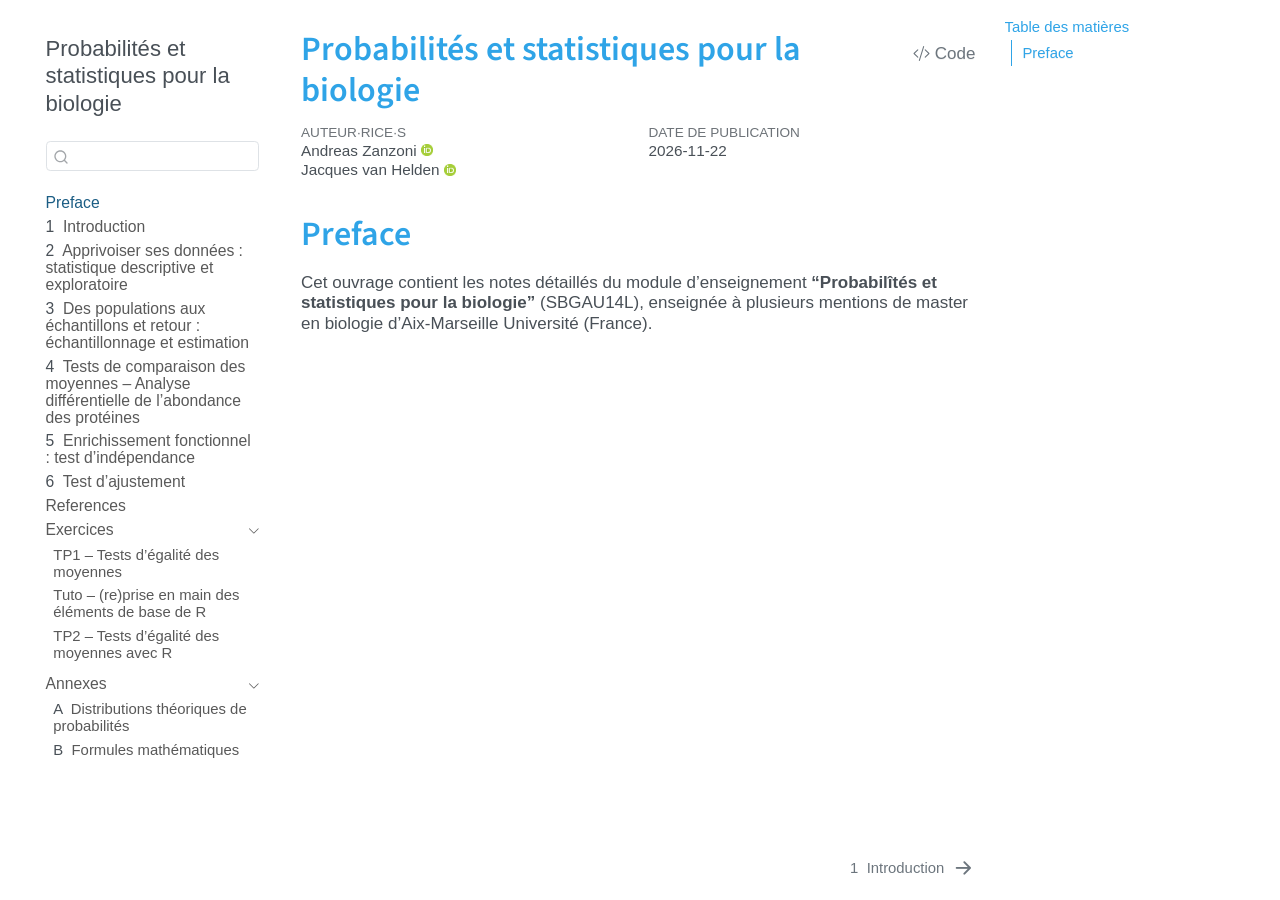
<file: index.html>
<!DOCTYPE html>
<html xmlns="http://www.w3.org/1999/xhtml" lang="fr" xml:lang="fr"><head>

<meta charset="utf-8">
<meta name="generator" content="quarto-1.11.9">

<meta name="viewport" content="width=device-width, initial-scale=1.0, user-scalable=yes">

<meta name="author" content="Andreas Zanzoni">
<meta name="author" content="Jacques van Helden">
<meta name="dcterms.date" content="2026-11-22">

<title>Probabilités et statistiques pour la biologie</title>
<style>
/* Default styles provided by pandoc.
** See https://pandoc.org/MANUAL.html#variables-for-html for config info.
*/
span.smallcaps{font-variant: small-caps;}
div.columns{display: flex; gap: 1.5em;}
div.column{flex: auto;}
@media screen {
div.columns{gap: min(4vw, 1.5em);}
div.column{overflow-x: auto;}
}
div.hanging-indent{margin-left: 1.5em; text-indent: -1.5em;}
ul.task-list{list-style: none;}
ul.task-list li input[type="checkbox"] {
  width: 0.8em;
  margin: 0 0.8em 0.2em -1em; /* quarto-specific, see https://github.com/quarto-dev/quarto-cli/issues/4556 */ 
  vertical-align: middle;
}
/* CSS for syntax highlighting */
html { -webkit-text-size-adjust: 100%; }
pre > code.sourceCode { white-space: pre; position: relative; }
pre > code.sourceCode > span { display: inline-block; line-height: 1.25; }
pre > code.sourceCode > span:empty { height: 1.2em; }
.sourceCode { overflow: visible; }
code.sourceCode > span { color: inherit; text-decoration: inherit; }
div.sourceCode { margin: 1em 0; }
pre.sourceCode { margin: 0; }
@media screen {
div.sourceCode { overflow: auto; }
}
@media print {
pre > code.sourceCode { white-space: pre-wrap; }
pre > code.sourceCode > span { text-indent: -5em; padding-left: 5em; }
}
pre.numberSource code
  { counter-reset: source-line 0; }
pre.numberSource code > span
  { position: relative; left: -4em; counter-increment: source-line; }
pre.numberSource code > span > a:first-child::before
  { content: counter(source-line);
    position: relative; left: -1em; text-align: right; vertical-align: baseline;
    border: none; display: inline-block;
    -webkit-touch-callout: none; -webkit-user-select: none;
    -khtml-user-select: none; -moz-user-select: none;
    -ms-user-select: none; user-select: none;
    padding: 0 4px; width: 4em;
  }
pre.numberSource { margin-left: 3em;  padding-left: 4px; }
div.sourceCode
  {   }
@media screen {
pre > code.sourceCode > span > a:first-child::before { text-decoration: underline; }
}
</style>


<script src="site_libs/quarto-nav/quarto-nav.js"></script>
<script src="site_libs/quarto-nav/headroom.min.js"></script>
<script src="site_libs/clipboard/clipboard.min.js"></script>
<script src="site_libs/quarto-search/autocomplete.umd.js"></script>
<script src="site_libs/quarto-search/fuse.min.js"></script>
<script src="site_libs/quarto-search/quarto-search.js"></script>
<meta name="quarto:offset" content="./">
<link href="./book/01_introduction.html" rel="next">
<script src="site_libs/quarto-html/quarto.js" type="module"></script>
<script src="site_libs/quarto-html/tabsets/tabsets.js" type="module"></script>
<script src="site_libs/quarto-html/scrollable-regions/scrollable-regions.js" type="module"></script>
<script src="site_libs/quarto-html/popper.min.js"></script>
<script src="site_libs/quarto-html/tippy.umd.min.js"></script>
<script src="site_libs/quarto-html/anchor.min.js"></script>
<link href="site_libs/quarto-html/tippy.css" rel="stylesheet">
<link href="site_libs/quarto-html/quarto-syntax-highlighting-c50fc2874fcac956595ffed77daae241.css" rel="stylesheet" id="quarto-text-highlighting-styles">
<script src="site_libs/bootstrap/bootstrap.min.js"></script>
<link href="site_libs/bootstrap/bootstrap-icons.css" rel="stylesheet">
<link href="site_libs/bootstrap/bootstrap-a23809918d78553c40664e7a6e7c2bf7.min.css" rel="stylesheet" append-hash="true" id="quarto-bootstrap" data-mode="light">
<script id="quarto-search-options" type="application/json">{
  "location": "sidebar",
  "copy-button": false,
  "collapse-after": 3,
  "panel-placement": "start",
  "type": "textbox",
  "limit": 50,
  "keyboard-shortcut": [
    "f",
    "/",
    "s"
  ],
  "show-item-context": false,
  "language": {
    "search-no-results-text": "Pas de résultats",
    "search-matching-documents-text": "documents trouvés",
    "search-copy-link-title": "Copier le lien vers la recherche",
    "search-hide-matches-text": "Cacher les correspondances additionnelles",
    "search-more-match-text": "correspondance de plus dans ce document",
    "search-more-matches-text": "correspondances de plus dans ce document",
    "search-clear-button-title": "Effacer",
    "search-text-placeholder": "",
    "search-detached-cancel-button-title": "Annuler",
    "search-submit-button-title": "Envoyer",
    "search-label": "Recherche"
  }
}</script>


</head>

<body class="nav-sidebar floating quarto-light"><a id="quarto-skip-link" class="visually-hidden-focusable" href="#quarto-document-content">Aller au contenu principal</a>

<div id="quarto-search-results"></div>
  <header id="quarto-header" class="headroom fixed-top">
  <nav class="quarto-secondary-nav" aria-label="Barre d'outils">
    <div class="container-fluid d-flex">
      <button type="button" class="quarto-btn-toggle btn" data-bs-toggle="collapse" role="button" data-bs-target=".quarto-sidebar-collapse-item" aria-controls="quarto-sidebar" aria-expanded="false" aria-label="Basculer la barre latérale" onclick="if (window.quartoToggleHeadroom) { window.quartoToggleHeadroom(); }">
        <i class="bi bi-layout-text-sidebar-reverse"></i>
      </button>
        <nav class="quarto-page-breadcrumbs" aria-label="Fil d'Ariane"><ol class="breadcrumb"><li class="breadcrumb-item"><a href="./index.html">Preface</a></li></ol></nav>
        <a class="flex-grow-1" data-bs-toggle="collapse" data-bs-target=".quarto-sidebar-collapse-item" onclick="if (window.quartoToggleHeadroom) { window.quartoToggleHeadroom(); }">      
        </a>
      <button type="button" class="btn quarto-search-button" aria-label="Recherche" onclick="window.quartoOpenSearch();">
        <i class="bi bi-search"></i>
      </button>
    </div>
  </nav>
</header>
<!-- content -->
<div id="quarto-content" class="quarto-container page-columns page-rows-contents page-layout-article">
<!-- sidebar -->
  <nav id="quarto-sidebar" class="sidebar collapse collapse-horizontal quarto-sidebar-collapse-item sidebar-navigation floating overflow-auto" aria-label="Site web">
    <div class="pt-lg-2 mt-2 text-left sidebar-header">
    <div class="sidebar-title mb-0 py-0">
      <a href="./">Probabilités et statistiques pour la biologie</a> 
    </div>
      </div>
        <div class="mt-2 flex-shrink-0 align-items-center">
        <div class="sidebar-search">
        <div id="quarto-search" class="" title="Recherche"></div>
        </div>
        </div>
    <div class="sidebar-menu-container"> 
    <ul class="list-unstyled mt-1">
        <li class="sidebar-item">
  <div class="sidebar-item-container"> 
  <a href="./index.html" class="sidebar-item-text sidebar-link active">
 <span class="menu-text">Preface</span></a>
  </div>
</li>
        <li class="sidebar-item">
  <div class="sidebar-item-container"> 
  <a href="./book/01_introduction.html" class="sidebar-item-text sidebar-link">
 <span class="menu-text"><span class="chapter-number">1</span>&nbsp; <span class="chapter-title">Introduction</span></span></a>
  </div>
</li>
        <li class="sidebar-item">
  <div class="sidebar-item-container"> 
  <a href="./book/02_stat-descr-explor.html" class="sidebar-item-text sidebar-link">
 <span class="menu-text"><span class="chapter-number">2</span>&nbsp; <span class="chapter-title">Apprivoiser ses données : statistique descriptive et exploratoire</span></span></a>
  </div>
</li>
        <li class="sidebar-item">
  <div class="sidebar-item-container"> 
  <a href="./book/03_echantillonnage-estimation.html" class="sidebar-item-text sidebar-link">
 <span class="menu-text"><span class="chapter-number">3</span>&nbsp; <span class="chapter-title">Des populations aux échantillons et retour&nbsp;: échantillonnage et estimation</span></span></a>
  </div>
</li>
        <li class="sidebar-item">
  <div class="sidebar-item-container"> 
  <a href="./book/04_egalite-moyennes.html" class="sidebar-item-text sidebar-link">
 <span class="menu-text"><span class="chapter-number">4</span>&nbsp; <span class="chapter-title">Tests de comparaison des moyennes – Analyse différentielle de l’abondance des protéines</span></span></a>
  </div>
</li>
        <li class="sidebar-item">
  <div class="sidebar-item-container"> 
  <a href="./book/05_enrichissement-fonctionnel.html" class="sidebar-item-text sidebar-link">
 <span class="menu-text"><span class="chapter-number">5</span>&nbsp; <span class="chapter-title">Enrichissement fonctionnel : test d’indépendance</span></span></a>
  </div>
</li>
        <li class="sidebar-item">
  <div class="sidebar-item-container"> 
  <a href="./book/06_ajustement.html" class="sidebar-item-text sidebar-link">
 <span class="menu-text"><span class="chapter-number">6</span>&nbsp; <span class="chapter-title">Test d’ajustement</span></span></a>
  </div>
</li>
        <li class="sidebar-item">
  <div class="sidebar-item-container"> 
  <a href="./book/references.html" class="sidebar-item-text sidebar-link">
 <span class="menu-text">References</span></a>
  </div>
</li>
        <li class="sidebar-item sidebar-item-section">
      <div class="sidebar-item-container"> 
            <button type="button" class="sidebar-item-text sidebar-item-toggle sidebar-link text-start" data-bs-toggle="collapse" data-bs-target="#quarto-sidebar-section-1" aria-controls="quarto-sidebar-section-1" aria-expanded="true">
 <span class="menu-text" id="quarto-sidebar-section-1-label">Exercices</span><i class="bi bi-chevron-right" aria-hidden="true"></i></button>
      </div>
      <ul id="quarto-sidebar-section-1" aria-labelledby="quarto-sidebar-section-1-label" class="collapse list-unstyled sidebar-section depth1 show">  
          <li class="sidebar-item">
  <div class="sidebar-item-container"> 
  <a href="./book/TP01_tests-comparaison-moyennes.html" class="sidebar-item-text sidebar-link">
 <span class="menu-text">TP1 – Tests d’égalité des moyennes</span></a>
  </div>
</li>
          <li class="sidebar-item">
  <div class="sidebar-item-container"> 
  <a href="./book/TP02a_redecouverte-de-R.html" class="sidebar-item-text sidebar-link">
 <span class="menu-text">Tuto – (re)prise en main des éléments de base de R</span></a>
  </div>
</li>
          <li class="sidebar-item">
  <div class="sidebar-item-container"> 
  <a href="./book/TP02_tests-comparaison-moyennes_suite.html" class="sidebar-item-text sidebar-link">
 <span class="menu-text">TP2 – Tests d’égalité des moyennes avec R</span></a>
  </div>
</li>
      </ul>
  </li>
        <li class="sidebar-item sidebar-item-section">
      <div class="sidebar-item-container"> 
            <button type="button" class="sidebar-item-text sidebar-item-toggle sidebar-link text-start" data-bs-toggle="collapse" data-bs-target="#quarto-sidebar-section-2" aria-controls="quarto-sidebar-section-2" aria-expanded="true">
 <span class="menu-text" id="quarto-sidebar-section-2-label">Annexes</span><i class="bi bi-chevron-right" aria-hidden="true"></i></button>
      </div>
      <ul id="quarto-sidebar-section-2" aria-labelledby="quarto-sidebar-section-2-label" class="collapse list-unstyled sidebar-section depth1 show">  
          <li class="sidebar-item">
  <div class="sidebar-item-container"> 
  <a href="./book/A1_distrib-theoriques.html" class="sidebar-item-text sidebar-link">
 <span class="menu-text"><span class="chapter-number">A</span>&nbsp; <span class="chapter-title">Distributions théoriques de probabilités</span></span></a>
  </div>
</li>
          <li class="sidebar-item">
  <div class="sidebar-item-container"> 
  <a href="./book/A2_formulas.html" class="sidebar-item-text sidebar-link">
 <span class="menu-text"><span class="chapter-number">B</span>&nbsp; <span class="chapter-title">Formules mathématiques</span></span></a>
  </div>
</li>
      </ul>
  </li>
    </ul>
    </div>
</nav>
<div id="quarto-sidebar-glass" class="quarto-sidebar-collapse-item" data-bs-toggle="collapse" data-bs-target=".quarto-sidebar-collapse-item"></div>
<!-- margin-sidebar -->
    <div id="quarto-margin-sidebar" class="sidebar margin-sidebar">
        <nav id="TOC" role="doc-toc" aria-labelledby="toc-title" class="toc-active">
    <h2 id="toc-title">Table des matières</h2>
   
  <ul>
  <li><a href="#preface" id="toc-preface" class="nav-link active" data-scroll-target="#preface">Preface</a></li>
  </ul>
</nav>
    </div>
<!-- main -->
<main class="content" id="quarto-document-content" tabindex="-1">

<header id="title-block-header" class="quarto-title-block default">
<div class="quarto-title">
<div class="quarto-title-block"><div><h1 class="title">Probabilités et statistiques pour la biologie</h1><button type="button" class="btn code-tools-button" id="quarto-code-tools-source"><i class="bi"></i> Code</button></div></div>
</div>



<div class="quarto-title-meta">

    <div>
    <div class="quarto-title-meta-heading">Auteur·rice·s</div>
    <div class="quarto-title-meta-contents">
             <p>Andreas Zanzoni <a href="https://orcid.org/0000-0002-4818-6161" class="quarto-title-author-orcid" aria-label="ORCID profile for Andreas Zanzoni"> <img alt="" src="[data-uri]"></a></p>
             <p>Jacques van Helden <a href="https://orcid.org/0000-0002-8799-8584" class="quarto-title-author-orcid" aria-label="ORCID profile for Jacques van Helden"> <img alt="" src="[data-uri]"></a></p>
          </div>
  </div>
    
    <div>
    <div class="quarto-title-meta-heading">Date de publication</div>
    <div class="quarto-title-meta-contents">
      <p class="date">2026-11-22</p>
    </div>
  </div>
  
    
  </div>
  


</header>


<section id="preface" class="level1 unnumbered">
<h1 class="unnumbered">Preface</h1>
<p>Cet ouvrage contient les notes détaillés du module d’enseignement <strong>“Probabilîtés et statistiques pour la biologie”</strong> (SBGAU14L), enseignée à plusieurs mentions de master en biologie d’Aix-Marseille Université (France).</p>


<!-- -->

</section>

</main> <!-- /main -->
<script id="quarto-html-after-body" type="application/javascript">
  window.document.addEventListener("DOMContentLoaded", function (event) {
    const icon = "";
    const anchorJS = new window.AnchorJS();
    anchorJS.options = {
      placement: 'right',
      icon: icon
    };
    anchorJS.add('.anchored');
    const isCodeAnnotation = (el) => {
      for (const clz of el.classList) {
        if (clz.startsWith('code-annotation-')) {                     
          return true;
        }
      }
      return false;
    }
    const onCopySuccess = function(e) {
      // button target
      const button = e.trigger;
      // don't keep focus
      button.blur();
      // flash "checked"
      button.classList.add('code-copy-button-checked');
      var currentTitle = button.getAttribute("title");
      button.setAttribute("title", "Copié");
      let tooltip;
      if (window.bootstrap) {
        button.setAttribute("data-bs-toggle", "tooltip");
        button.setAttribute("data-bs-placement", "left");
        button.setAttribute("data-bs-title", "Copié");
        tooltip = new bootstrap.Tooltip(button, 
          { trigger: "manual", 
            customClass: "code-copy-button-tooltip",
            offset: [0, -8]});
        tooltip.show();    
      }
      setTimeout(function() {
        if (tooltip) {
          tooltip.hide();
          button.removeAttribute("data-bs-title");
          button.removeAttribute("data-bs-toggle");
          button.removeAttribute("data-bs-placement");
        }
        button.setAttribute("title", currentTitle);
        button.classList.remove('code-copy-button-checked');
      }, 1000);
      // clear code selection
      e.clearSelection();
    }
    const getTextToCopy = function(trigger) {
      const outerScaffold = trigger.parentElement.cloneNode(true);
      const codeEl = outerScaffold.querySelector('code');
      for (const childEl of codeEl.children) {
        if (isCodeAnnotation(childEl)) {
          childEl.remove();
        }
      }
      return codeEl.innerText;
    }
    const clipboard = new window.ClipboardJS('.code-copy-button:not([data-in-quarto-modal])', {
      text: getTextToCopy
    });
    clipboard.on('success', onCopySuccess);
    if (window.document.getElementById('quarto-embedded-source-code-modal')) {
      const clipboardModal = new window.ClipboardJS('.code-copy-button[data-in-quarto-modal]', {
        text: getTextToCopy,
        container: window.document.getElementById('quarto-embedded-source-code-modal')
      });
      clipboardModal.on('success', onCopySuccess);
    }
    const viewSource = window.document.getElementById('quarto-view-source') ||
                       window.document.getElementById('quarto-code-tools-source');
    if (viewSource) {
      const sourceUrl = viewSource.getAttribute("data-quarto-source-url");
      viewSource.addEventListener("click", function(e) {
        if (sourceUrl) {
          // rstudio viewer pane
          if (/\bcapabilities=\b/.test(window.location)) {
            window.open(sourceUrl);
          } else {
            window.location.href = sourceUrl;
          }
        } else {
          const modal = new bootstrap.Modal(document.getElementById('quarto-embedded-source-code-modal'));
          modal.show();
        }
        return false;
      });
    }
    function toggleCodeHandler(show) {
      return function(e) {
        const cellDetails = window.document.querySelectorAll(".cell details.code-fold");
        for (let i=0; i<cellDetails.length; i++) {
          const details = cellDetails[i];
          if (show) {
            details.open = true;
          } else {
            details.removeAttribute("open");
          }
        }
        const cellCodeDivs = window.document.querySelectorAll(".cell div.sourceCode.cell-code");
        const fromCls = show ? "hidden" : "unhidden";
        const toCls = show ? "unhidden" : "hidden";
        for (let i=0; i<cellCodeDivs.length; i++) {
          const codeDiv = cellCodeDivs[i];
          if (codeDiv.classList.contains(fromCls)) {
            codeDiv.classList.remove(fromCls);
            codeDiv.classList.add(toCls);
          } 
        }
        return false;
      }
    }
    const hideAllCode = window.document.getElementById("quarto-hide-all-code");
    if (hideAllCode) {
      hideAllCode.addEventListener("click", toggleCodeHandler(false));
    }
    const showAllCode = window.document.getElementById("quarto-show-all-code");
    if (showAllCode) {
      showAllCode.addEventListener("click", toggleCodeHandler(true));
    }
      var localhostRegex = new RegExp(/^(?:http|https):\/\/localhost\:?[0-9]*\//);
      var mailtoRegex = new RegExp(/^mailto:/);
        var filterRegex = new RegExp('/' + window.location.host + '/');
      var isInternal = (href) => {
          return filterRegex.test(href) || localhostRegex.test(href) || mailtoRegex.test(href);
      }
      // Inspect non-navigation links and adorn them if external
      window.quartoDecorateExternalLinks = function (root) {
     var links = (root || window.document).querySelectorAll('a[href]:not(.nav-link):not(.navbar-brand):not(.toc-action):not(.sidebar-link):not(.sidebar-item-toggle):not(.pagination-link):not(.no-external):not([aria-hidden]):not(.dropdown-item):not(.quarto-navigation-tool):not(.about-link)');
      for (var i=0; i<links.length; i++) {
        const link = links[i];
        if (!isInternal(link.href)) {
          // undo the damage that might have been done by quarto-nav.js in the case of
          // links that we want to consider external
          if (link.dataset.originalHref !== undefined) {
            link.href = link.dataset.originalHref;
          }
          if (!link.classList.contains('no-external-icon')) {
          }
        }
      }
      };
      window.quartoDecorateExternalLinks(window.document);
    // Esc closes the popup (WCAG 1.4.13) and focus leaving both trigger and
    // popup closes it (WCAG 2.4.11); tippy handles neither for interactive popups.
    const hideOnEscAndFocusOut = {
      name: 'hideOnEscAndFocusOut',
      defaultValue: true,
      fn(instance) {
        const dismiss = () => {
          // A show scheduled by the trigger delay would otherwise reopen it
          instance.clearDelayTimeouts();
          instance.hide();
        };
        const onKeyDown = (event) => {
          if (event.key !== 'Escape') {
            return;
          }
          // Keep Esc from also reaching page handlers (e.g. reveal.js overview),
          // except an open reveal.js slide menu, which Esc should close too.
          // The menu handles keys only when its keyboard option is on.
          const menuHandlesEsc = window.Reveal?.getPlugin?.('menu')?.isOpen() &&
            window.Reveal.getConfig().menu?.keyboard !== false;
          if (!menuHandlesEsc) {
            event.stopPropagation();
          }
          if (instance.popper.contains(window.document.activeElement)) {
            // Disabled while refocusing so the focus trigger does not reopen it
            instance.disable();
            instance.reference.focus();
            instance.enable();
          }
          dismiss();
        };
        const onFocusOut = (event) => {
          const target = event.relatedTarget;
          if (target && !instance.reference.contains(target) &&
              !instance.popper.contains(target)) {
            dismiss();
          }
        };
        // On the trigger too: a click trigger (code-annotations: select) has no
        // blur handling. Attached for the instance's lifetime so leaving the
        // trigger also cancels a show still pending on the trigger delay.
        instance.reference.addEventListener('focusout', onFocusOut);
        return {
          onShow() {
            window.document.addEventListener('keydown', onKeyDown, true);
            instance.popper.addEventListener('focusout', onFocusOut);
          },
          onHide() {
            window.document.removeEventListener('keydown', onKeyDown, true);
            instance.popper.removeEventListener('focusout', onFocusOut);
          },
          onDestroy() {
            instance.reference.removeEventListener('focusout', onFocusOut);
          },
        };
      },
    };
    function tippyHover(el, contentFn, onTriggerFn, onUntriggerFn) {
      const config = {
        allowHTML: true,
        maxWidth: 500,
        delay: 100,
        arrow: false,
        appendTo: function(el) {
            return el.parentElement;
        },
        interactive: true,
        interactiveBorder: 10,
        theme: 'quarto',
        placement: 'bottom-start',
        plugins: [hideOnEscAndFocusOut],
      };
      if (contentFn) {
        config.content = contentFn;
      }
      if (onTriggerFn) {
        config.onTrigger = onTriggerFn;
      }
      if (onUntriggerFn) {
        config.onUntrigger = onUntriggerFn;
      }
      window.tippy(el, config); 
    }
    const noterefs = window.document.querySelectorAll('a[role="doc-noteref"]');
    for (var i=0; i<noterefs.length; i++) {
      const ref = noterefs[i];
      tippyHover(ref, function() {
        // use id or data attribute instead here
        let href = ref.getAttribute('data-footnote-href') || ref.getAttribute('href');
        try { href = new URL(href).hash; } catch {}
        const id = href.replace(/^#\/?/, "");
        const note = window.document.getElementById(id);
        if (note) {
          return note.innerHTML;
        } else {
          return "";
        }
      });
    }
    const xrefs = window.document.querySelectorAll('a.quarto-xref');
    const processXRef = (id, note) => {
      // Strip column container classes
      const stripColumnClz = (el) => {
        el.classList.remove("page-full", "page-columns");
        if (el.children) {
          for (const child of el.children) {
            stripColumnClz(child);
          }
        }
      }
      stripColumnClz(note)
      if (id === null || id.startsWith('sec-')) {
        // Special case sections, only their first couple elements
        const container = document.createElement("div");
        if (note.children && note.children.length > 2) {
          container.appendChild(note.children[0].cloneNode(true));
          for (let i = 1; i < note.children.length; i++) {
            const child = note.children[i];
            if (child.tagName === "P" && child.innerText === "") {
              continue;
            } else {
              container.appendChild(child.cloneNode(true));
              break;
            }
          }
          if (window.Quarto?.typesetMath) {
            window.Quarto.typesetMath(container);
          }
          return container.innerHTML
        } else {
          if (window.Quarto?.typesetMath) {
            window.Quarto.typesetMath(note);
          }
          return note.innerHTML;
        }
      } else {
        // Remove any anchor links if they are present
        const anchorLink = note.querySelector('a.anchorjs-link');
        if (anchorLink) {
          anchorLink.remove();
        }
        if (window.Quarto?.typesetMath) {
          window.Quarto.typesetMath(note);
        }
        if (note.classList.contains("callout")) {
          return note.outerHTML;
        } else {
          return note.innerHTML;
        }
      }
    }
    for (var i=0; i<xrefs.length; i++) {
      const xref = xrefs[i];
      tippyHover(xref, undefined, function(instance) {
        instance.disable();
        let url = xref.getAttribute('href');
        let hash = undefined; 
        if (url.startsWith('#')) {
          hash = url;
        } else {
          try { hash = new URL(url).hash; } catch {}
        }
        if (hash) {
          const id = hash.replace(/^#\/?/, "");
          const note = window.document.getElementById(id);
          if (note !== null) {
            try {
              const html = processXRef(id, note.cloneNode(true));
              instance.setContent(html);
            } finally {
              instance.enable();
              instance.show();
            }
          } else {
            // See if we can fetch this
            fetch(url.split('#')[0])
            .then(res => res.text())
            .then(html => {
              const parser = new DOMParser();
              const htmlDoc = parser.parseFromString(html, "text/html");
              const note = htmlDoc.getElementById(id);
              if (note !== null) {
                const html = processXRef(id, note);
                instance.setContent(html);
              } 
            }).finally(() => {
              instance.enable();
              instance.show();
            });
          }
        } else {
          // See if we can fetch a full url (with no hash to target)
          // This is a special case and we should probably do some content thinning / targeting
          fetch(url)
          .then(res => res.text())
          .then(html => {
            const parser = new DOMParser();
            const htmlDoc = parser.parseFromString(html, "text/html");
            const note = htmlDoc.querySelector('main.content');
            if (note !== null) {
              // This should only happen for chapter cross references
              // (since there is no id in the URL)
              // remove the first header
              if (note.children.length > 0 && note.children[0].tagName === "HEADER") {
                note.children[0].remove();
              }
              const html = processXRef(null, note);
              instance.setContent(html);
            } 
          }).finally(() => {
            instance.enable();
            instance.show();
          });
        }
      }, function(instance) {
      });
    }
        let selectedAnnoteEl;
        const selectorForAnnotation = ( cell, annotation) => {
          let cellAttr = 'data-code-cell="' + cell + '"';
          let lineAttr = 'data-code-annotation="' +  annotation + '"';
          const selector = 'span[' + cellAttr + '][' + lineAttr + ']';
          return selector;
        }
        const selectCodeLines = (annoteEl) => {
          const doc = window.document;
          const targetCell = annoteEl.getAttribute("data-target-cell");
          const targetAnnotation = annoteEl.getAttribute("data-target-annotation");
          const annoteSpan = window.document.querySelector(selectorForAnnotation(targetCell, targetAnnotation));
          const lines = annoteSpan.getAttribute("data-code-lines").split(",");
          const lineIds = lines.map((line) => {
            return targetCell + "-" + line;
          })
          // Each band is positioned against its own containing block, which is
          // not the offsetParent of the lines, so place it from client rects.
          const placeBand = (band, firstEl, lastEl, codeBlock) => {
            const container = band.offsetParent;
            if (container === null) {
              return;
            }
            const containerRect = container.getBoundingClientRect();
            // Reveal.js scales slides with a transform, so convert client
            // pixels back to the CSS pixels of the container.
            const scale = containerRect.height / container.offsetHeight || 1;
            const firstRect = firstEl.getBoundingClientRect();
            const lastRect = lastEl.getBoundingClientRect();
            const top = (firstRect.top - containerRect.top) / scale - container.clientTop + container.scrollTop;
            const height = (lastRect.bottom - firstRect.top) / scale;
            band.style.top = top - 2 + "px";
            band.style.height = height + 4 + "px";
            if (codeBlock) {
              // Without the copy button wrapper, the containing block is wider
              // than the code block, so span the code block explicitly.
              const blockRect = codeBlock.getBoundingClientRect();
              band.style.left = (blockRect.left - containerRect.left) / scale - container.clientLeft + container.scrollLeft + "px";
              band.style.width = blockRect.width / scale + "px";
            }
          };
          if (lineIds.length > 0) {
            const el = window.document.getElementById(lineIds[0]);
            const lastEl = window.document.getElementById(lineIds[lineIds.length - 1]);
            const parent = el.parentElement.parentElement;
            // cook up a div (if necessary) and position it
            let div = window.document.getElementById("code-annotation-line-highlight");
            if (div === null) {
              div = window.document.createElement("div");
              div.setAttribute("id", "code-annotation-line-highlight");
              div.style.position = 'absolute';
              parent.appendChild(div);
            }
            placeBand(div, el, lastEl, parent.closest("div.sourceCode") || parent);
            let gutterDiv = window.document.getElementById("code-annotation-line-highlight-gutter");
            if (gutterDiv === null) {
              gutterDiv = window.document.createElement("div");
              gutterDiv.setAttribute("id", "code-annotation-line-highlight-gutter");
              gutterDiv.style.position = 'absolute';
              const codeCell = window.document.getElementById(targetCell);
              const gutter = codeCell.querySelector('.code-annotation-gutter');
              gutter.appendChild(gutterDiv);
            }
            placeBand(gutterDiv, el, lastEl);
            selectedAnnoteEl = annoteEl;
          }
        };
        const unselectCodeLines = () => {
          const elementsIds = ["code-annotation-line-highlight", "code-annotation-line-highlight-gutter"];
          elementsIds.forEach((elId) => {
            const div = window.document.getElementById(elId);
            if (div) {
              div.remove();
            }
          });
          selectedAnnoteEl = undefined;
        };
          // Handle positioning of the toggle
      window.addEventListener(
        "resize",
        throttle(() => {
          elRect = undefined;
          if (selectedAnnoteEl) {
            selectCodeLines(selectedAnnoteEl);
          }
        }, 10)
      );
      function throttle(fn, ms) {
      let throttle = false;
      let timer;
        return (...args) => {
          if(!throttle) { // first call gets through
              fn.apply(this, args);
              throttle = true;
          } else { // all the others get throttled
              if(timer) clearTimeout(timer); // cancel #2
              timer = setTimeout(() => {
                fn.apply(this, args);
                timer = throttle = false;
              }, ms);
          }
        };
      }
        // Attach click handler to the DT
        const annoteDls = window.document.querySelectorAll('dt[data-target-cell]');
        for (const annoteDlNode of annoteDls) {
          annoteDlNode.addEventListener('click', (event) => {
            const clickedEl = event.target;
            if (clickedEl !== selectedAnnoteEl) {
              unselectCodeLines();
              const activeEl = window.document.querySelector('dt[data-target-cell].code-annotation-active');
              if (activeEl) {
                activeEl.classList.remove('code-annotation-active');
              }
              selectCodeLines(clickedEl);
              clickedEl.classList.add('code-annotation-active');
            } else {
              // Unselect the line
              unselectCodeLines();
              clickedEl.classList.remove('code-annotation-active');
            }
          });
        }
    const findCites = (el) => {
      const parentEl = el.parentElement;
      if (parentEl) {
        const cites = parentEl.dataset.cites;
        if (cites) {
          return {
            el,
            cites: cites.split(' ')
          };
        } else {
          return findCites(el.parentElement)
        }
      } else {
        return undefined;
      }
    };
    var bibliorefs = window.document.querySelectorAll('a[role="doc-biblioref"]');
    for (var i=0; i<bibliorefs.length; i++) {
      const ref = bibliorefs[i];
      const citeInfo = findCites(ref);
      if (citeInfo) {
        tippyHover(citeInfo.el, function() {
          var popup = window.document.createElement('div');
          citeInfo.cites.forEach(function(cite) {
            var citeDiv = window.document.createElement('div');
            citeDiv.classList.add('hanging-indent');
            citeDiv.classList.add('csl-entry');
            var biblioDiv = window.document.getElementById('ref-' + cite);
            if (biblioDiv) {
              citeDiv.innerHTML = biblioDiv.innerHTML;
            }
            popup.appendChild(citeDiv);
          });
          return popup.innerHTML;
        });
      }
    }
  });
  </script>
  <script type="application/javascript">
  window.quartoScrollableRegionsLabels = {"code":"Code défilable","output":"Sortie défilable"};
  </script>
<nav class="page-navigation" aria-label="Page">
  <div class="nav-page nav-page-previous">
  </div>
  <div class="nav-page nav-page-next">
      <a href="./book/01_introduction.html" class="pagination-link" aria-label="Introduction">
        <span class="nav-page-text"><span class="chapter-number">1</span>&nbsp; <span class="chapter-title">Introduction</span></span> <i class="bi bi-arrow-right-short"></i>
      </a>
  </div>
</nav><div class="modal fade" id="quarto-embedded-source-code-modal" tabindex="-1" aria-labelledby="quarto-embedded-source-code-modal-label" aria-hidden="true"><div class="modal-dialog modal-dialog-scrollable"><div class="modal-content"><div class="modal-header"><h5 class="modal-title" id="quarto-embedded-source-code-modal-label">Code source</h5><button class="btn-close" data-bs-dismiss="modal"></button></div><div class="modal-body"><div class="">
<div class="code-copy-outer-scaffold"><div class="sourceCode" id="cb1" data-shortcodes="false"><pre class="sourceCode markdown code-with-copy"><code class="sourceCode markdown"><span id="cb1-1"><a href="#cb1-1" aria-hidden="true" tabindex="-1"></a><span class="in">```{r settings, echo=FALSE, message=FALSE, warning=TRUE}</span></span>
<span id="cb1-2"><a href="#cb1-2" aria-hidden="true" tabindex="-1"></a> <span class="fu">source</span>(<span class="st">"R/setup.R"</span>, <span class="at">local =</span> knitr<span class="sc">::</span><span class="fu">knit_global</span>())</span>
<span id="cb1-3"><a href="#cb1-3" aria-hidden="true" tabindex="-1"></a><span class="in">```</span></span>
<span id="cb1-4"><a href="#cb1-4" aria-hidden="true" tabindex="-1"></a></span>
<span id="cb1-5"><a href="#cb1-5" aria-hidden="true" tabindex="-1"></a></span>
<span id="cb1-6"><a href="#cb1-6" aria-hidden="true" tabindex="-1"></a></span>
<span id="cb1-7"><a href="#cb1-7" aria-hidden="true" tabindex="-1"></a><span class="fu"># Preface {.unnumbered}</span></span>
<span id="cb1-8"><a href="#cb1-8" aria-hidden="true" tabindex="-1"></a></span>
<span id="cb1-9"><a href="#cb1-9" aria-hidden="true" tabindex="-1"></a></span>
<span id="cb1-10"><a href="#cb1-10" aria-hidden="true" tabindex="-1"></a>Cet ouvrage contient les notes détaillés du module d'enseignement **"Probabilîtés et statistiques pour la biologie"** (SBGAU14L), enseignée à plusieurs mentions de master en biologie d'Aix-Marseille Université (France).</span></code></pre></div><button title="Copier vers le presse-papier" class="code-copy-button" data-in-quarto-modal=""><i class="bi"></i></button></div>
</div></div></div></div></div>
</div> <!-- /content -->




</body></html>
</file>
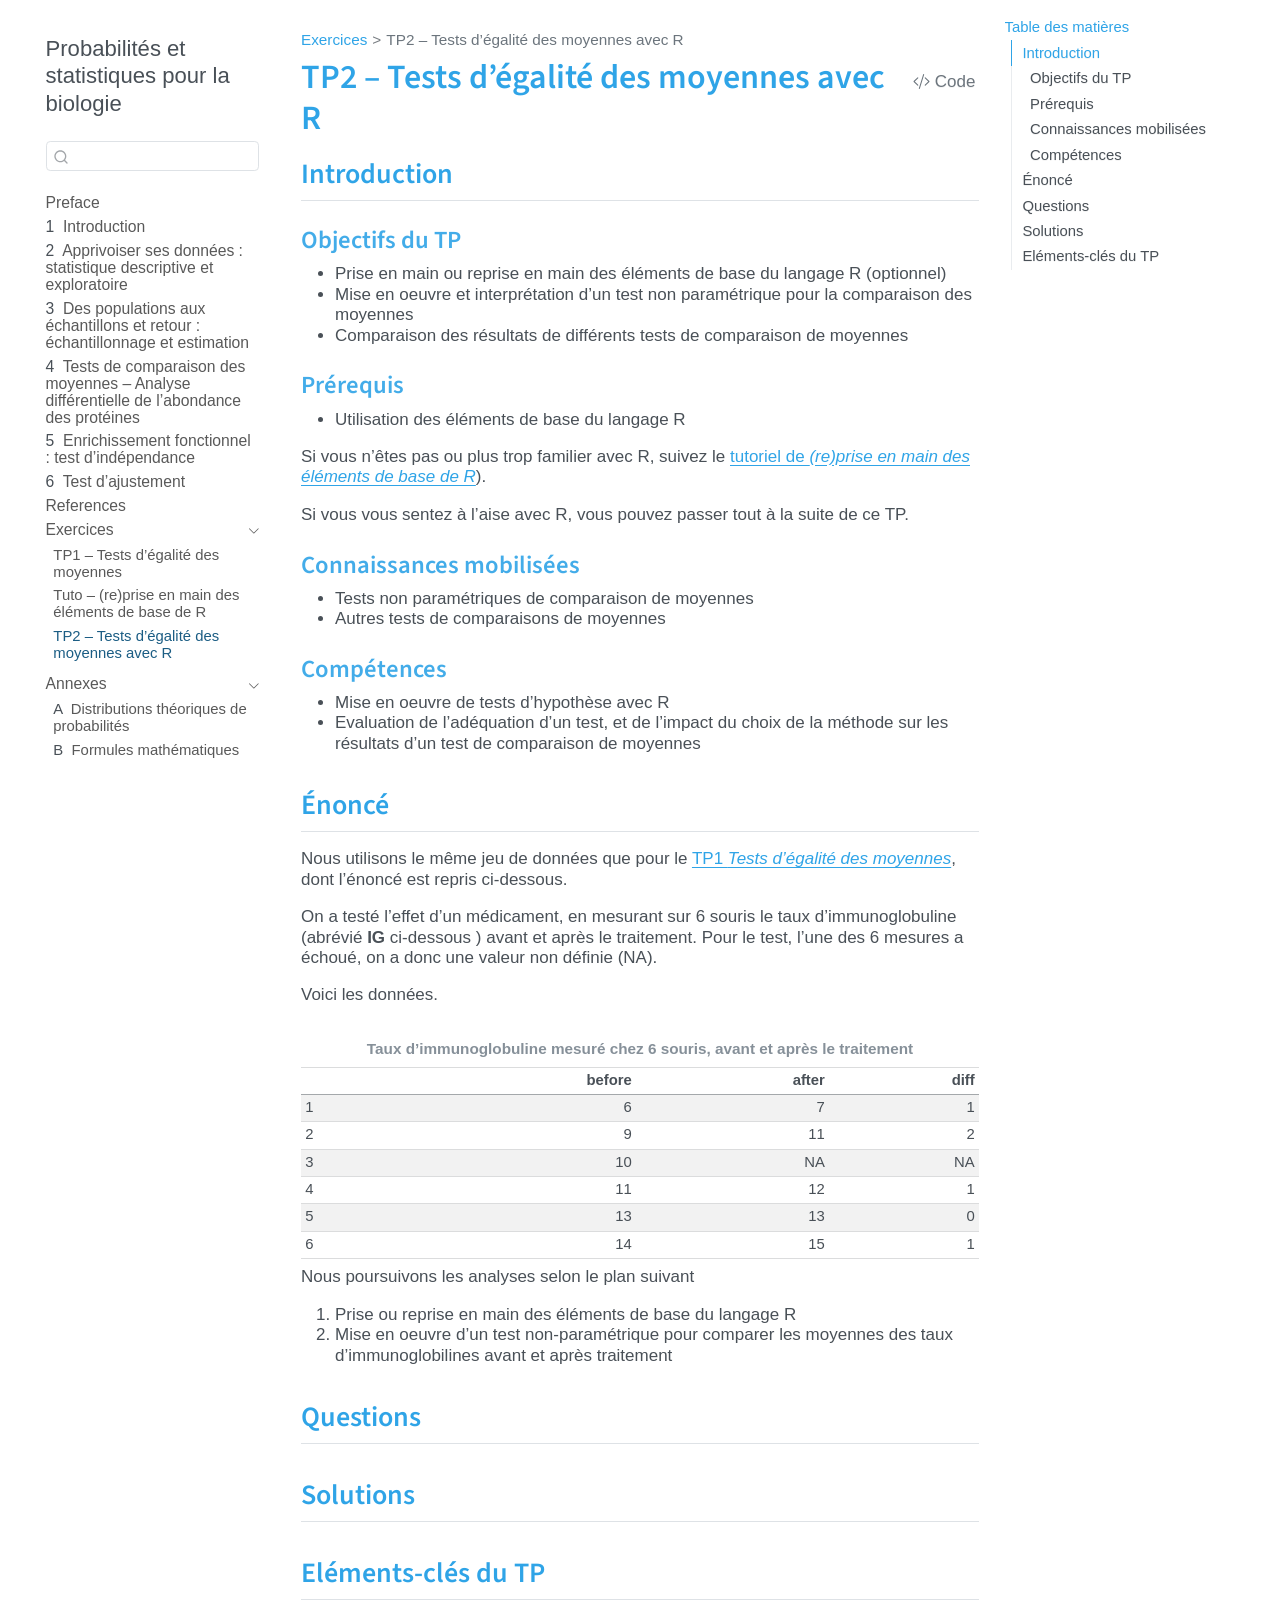
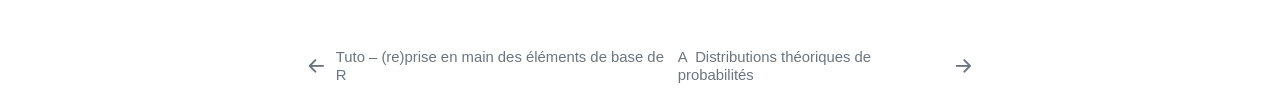
<file: book/TP02_tests-comparaison-moyennes_suite.html>
<!DOCTYPE html>
<html xmlns="http://www.w3.org/1999/xhtml" lang="fr" xml:lang="fr"><head>

<meta charset="utf-8">
<meta name="generator" content="quarto-1.11.9">

<meta name="viewport" content="width=device-width, initial-scale=1.0, user-scalable=yes">


<title>TP2 – Tests d’égalité des moyennes avec R – Probabilités et statistiques pour la biologie</title>
<style>
/* Default styles provided by pandoc.
** See https://pandoc.org/MANUAL.html#variables-for-html for config info.
*/
span.smallcaps{font-variant: small-caps;}
div.columns{display: flex; gap: 1.5em;}
div.column{flex: auto;}
@media screen {
div.columns{gap: min(4vw, 1.5em);}
div.column{overflow-x: auto;}
}
div.hanging-indent{margin-left: 1.5em; text-indent: -1.5em;}
ul.task-list{list-style: none;}
ul.task-list li input[type="checkbox"] {
  width: 0.8em;
  margin: 0 0.8em 0.2em -1em; /* quarto-specific, see https://github.com/quarto-dev/quarto-cli/issues/4556 */ 
  vertical-align: middle;
}
/* CSS for syntax highlighting */
html { -webkit-text-size-adjust: 100%; }
pre > code.sourceCode { white-space: pre; position: relative; }
pre > code.sourceCode > span { display: inline-block; line-height: 1.25; }
pre > code.sourceCode > span:empty { height: 1.2em; }
.sourceCode { overflow: visible; }
code.sourceCode > span { color: inherit; text-decoration: inherit; }
div.sourceCode { margin: 1em 0; }
pre.sourceCode { margin: 0; }
@media screen {
div.sourceCode { overflow: auto; }
}
@media print {
pre > code.sourceCode { white-space: pre-wrap; }
pre > code.sourceCode > span { text-indent: -5em; padding-left: 5em; }
}
pre.numberSource code
  { counter-reset: source-line 0; }
pre.numberSource code > span
  { position: relative; left: -4em; counter-increment: source-line; }
pre.numberSource code > span > a:first-child::before
  { content: counter(source-line);
    position: relative; left: -1em; text-align: right; vertical-align: baseline;
    border: none; display: inline-block;
    -webkit-touch-callout: none; -webkit-user-select: none;
    -khtml-user-select: none; -moz-user-select: none;
    -ms-user-select: none; user-select: none;
    padding: 0 4px; width: 4em;
  }
pre.numberSource { margin-left: 3em;  padding-left: 4px; }
div.sourceCode
  {   }
@media screen {
pre > code.sourceCode > span > a:first-child::before { text-decoration: underline; }
}
</style>


<script src="../site_libs/quarto-nav/quarto-nav.js"></script>
<script src="../site_libs/quarto-nav/headroom.min.js"></script>
<script src="../site_libs/clipboard/clipboard.min.js"></script>
<script src="../site_libs/quarto-search/autocomplete.umd.js"></script>
<script src="../site_libs/quarto-search/fuse.min.js"></script>
<script src="../site_libs/quarto-search/quarto-search.js"></script>
<meta name="quarto:offset" content="../">
<link href="../book/A1_distrib-theoriques.html" rel="next">
<link href="../book/TP02a_redecouverte-de-R.html" rel="prev">
<script src="../site_libs/quarto-html/quarto.js" type="module"></script>
<script src="../site_libs/quarto-html/tabsets/tabsets.js" type="module"></script>
<script src="../site_libs/quarto-html/scrollable-regions/scrollable-regions.js" type="module"></script>
<script src="../site_libs/quarto-html/popper.min.js"></script>
<script src="../site_libs/quarto-html/tippy.umd.min.js"></script>
<script src="../site_libs/quarto-html/anchor.min.js"></script>
<link href="../site_libs/quarto-html/tippy.css" rel="stylesheet">
<link href="../site_libs/quarto-html/quarto-syntax-highlighting-c50fc2874fcac956595ffed77daae241.css" rel="stylesheet" id="quarto-text-highlighting-styles">
<script src="../site_libs/bootstrap/bootstrap.min.js"></script>
<link href="../site_libs/bootstrap/bootstrap-icons.css" rel="stylesheet">
<link href="../site_libs/bootstrap/bootstrap-a23809918d78553c40664e7a6e7c2bf7.min.css" rel="stylesheet" append-hash="true" id="quarto-bootstrap" data-mode="light">
<script id="quarto-search-options" type="application/json">{
  "location": "sidebar",
  "copy-button": false,
  "collapse-after": 3,
  "panel-placement": "start",
  "type": "textbox",
  "limit": 50,
  "keyboard-shortcut": [
    "f",
    "/",
    "s"
  ],
  "show-item-context": false,
  "language": {
    "search-no-results-text": "Pas de résultats",
    "search-matching-documents-text": "documents trouvés",
    "search-copy-link-title": "Copier le lien vers la recherche",
    "search-hide-matches-text": "Cacher les correspondances additionnelles",
    "search-more-match-text": "correspondance de plus dans ce document",
    "search-more-matches-text": "correspondances de plus dans ce document",
    "search-clear-button-title": "Effacer",
    "search-text-placeholder": "",
    "search-detached-cancel-button-title": "Annuler",
    "search-submit-button-title": "Envoyer",
    "search-label": "Recherche"
  }
}</script>


</head>

<body class="nav-sidebar floating quarto-light"><a id="quarto-skip-link" class="visually-hidden-focusable" href="#quarto-document-content">Aller au contenu principal</a>

<div id="quarto-search-results"></div>
  <header id="quarto-header" class="headroom fixed-top">
  <nav class="quarto-secondary-nav" aria-label="Barre d'outils">
    <div class="container-fluid d-flex">
      <button type="button" class="quarto-btn-toggle btn" data-bs-toggle="collapse" role="button" data-bs-target=".quarto-sidebar-collapse-item" aria-controls="quarto-sidebar" aria-expanded="false" aria-label="Basculer la barre latérale" onclick="if (window.quartoToggleHeadroom) { window.quartoToggleHeadroom(); }">
        <i class="bi bi-layout-text-sidebar-reverse"></i>
      </button>
        <nav class="quarto-page-breadcrumbs" aria-label="Fil d'Ariane"><ol class="breadcrumb"><li class="breadcrumb-item"><a href="../book/TP01_tests-comparaison-moyennes.html">Exercices</a></li><li class="breadcrumb-item"><a href="../book/TP02_tests-comparaison-moyennes_suite.html">TP2 – Tests d’égalité des moyennes avec R</a></li></ol></nav>
        <a class="flex-grow-1" data-bs-toggle="collapse" data-bs-target=".quarto-sidebar-collapse-item" onclick="if (window.quartoToggleHeadroom) { window.quartoToggleHeadroom(); }">      
        </a>
      <button type="button" class="btn quarto-search-button" aria-label="Recherche" onclick="window.quartoOpenSearch();">
        <i class="bi bi-search"></i>
      </button>
    </div>
  </nav>
</header>
<!-- content -->
<div id="quarto-content" class="quarto-container page-columns page-rows-contents page-layout-article">
<!-- sidebar -->
  <nav id="quarto-sidebar" class="sidebar collapse collapse-horizontal quarto-sidebar-collapse-item sidebar-navigation floating overflow-auto" aria-label="Site web">
    <div class="pt-lg-2 mt-2 text-left sidebar-header">
    <div class="sidebar-title mb-0 py-0">
      <a href="../">Probabilités et statistiques pour la biologie</a> 
    </div>
      </div>
        <div class="mt-2 flex-shrink-0 align-items-center">
        <div class="sidebar-search">
        <div id="quarto-search" class="" title="Recherche"></div>
        </div>
        </div>
    <div class="sidebar-menu-container"> 
    <ul class="list-unstyled mt-1">
        <li class="sidebar-item">
  <div class="sidebar-item-container"> 
  <a href="../index.html" class="sidebar-item-text sidebar-link">
 <span class="menu-text">Preface</span></a>
  </div>
</li>
        <li class="sidebar-item">
  <div class="sidebar-item-container"> 
  <a href="../book/01_introduction.html" class="sidebar-item-text sidebar-link">
 <span class="menu-text"><span class="chapter-number">1</span>&nbsp; <span class="chapter-title">Introduction</span></span></a>
  </div>
</li>
        <li class="sidebar-item">
  <div class="sidebar-item-container"> 
  <a href="../book/02_stat-descr-explor.html" class="sidebar-item-text sidebar-link">
 <span class="menu-text"><span class="chapter-number">2</span>&nbsp; <span class="chapter-title">Apprivoiser ses données : statistique descriptive et exploratoire</span></span></a>
  </div>
</li>
        <li class="sidebar-item">
  <div class="sidebar-item-container"> 
  <a href="../book/03_echantillonnage-estimation.html" class="sidebar-item-text sidebar-link">
 <span class="menu-text"><span class="chapter-number">3</span>&nbsp; <span class="chapter-title">Des populations aux échantillons et retour&nbsp;: échantillonnage et estimation</span></span></a>
  </div>
</li>
        <li class="sidebar-item">
  <div class="sidebar-item-container"> 
  <a href="../book/04_egalite-moyennes.html" class="sidebar-item-text sidebar-link">
 <span class="menu-text"><span class="chapter-number">4</span>&nbsp; <span class="chapter-title">Tests de comparaison des moyennes – Analyse différentielle de l’abondance des protéines</span></span></a>
  </div>
</li>
        <li class="sidebar-item">
  <div class="sidebar-item-container"> 
  <a href="../book/05_enrichissement-fonctionnel.html" class="sidebar-item-text sidebar-link">
 <span class="menu-text"><span class="chapter-number">5</span>&nbsp; <span class="chapter-title">Enrichissement fonctionnel : test d’indépendance</span></span></a>
  </div>
</li>
        <li class="sidebar-item">
  <div class="sidebar-item-container"> 
  <a href="../book/06_ajustement.html" class="sidebar-item-text sidebar-link">
 <span class="menu-text"><span class="chapter-number">6</span>&nbsp; <span class="chapter-title">Test d’ajustement</span></span></a>
  </div>
</li>
        <li class="sidebar-item">
  <div class="sidebar-item-container"> 
  <a href="../book/references.html" class="sidebar-item-text sidebar-link">
 <span class="menu-text">References</span></a>
  </div>
</li>
        <li class="sidebar-item sidebar-item-section">
      <div class="sidebar-item-container"> 
            <button type="button" class="sidebar-item-text sidebar-item-toggle sidebar-link text-start" data-bs-toggle="collapse" data-bs-target="#quarto-sidebar-section-1" aria-controls="quarto-sidebar-section-1" aria-expanded="true">
 <span class="menu-text" id="quarto-sidebar-section-1-label">Exercices</span><i class="bi bi-chevron-right" aria-hidden="true"></i></button>
      </div>
      <ul id="quarto-sidebar-section-1" aria-labelledby="quarto-sidebar-section-1-label" class="collapse list-unstyled sidebar-section depth1 show">  
          <li class="sidebar-item">
  <div class="sidebar-item-container"> 
  <a href="../book/TP01_tests-comparaison-moyennes.html" class="sidebar-item-text sidebar-link">
 <span class="menu-text">TP1 – Tests d’égalité des moyennes</span></a>
  </div>
</li>
          <li class="sidebar-item">
  <div class="sidebar-item-container"> 
  <a href="../book/TP02a_redecouverte-de-R.html" class="sidebar-item-text sidebar-link">
 <span class="menu-text">Tuto – (re)prise en main des éléments de base de R</span></a>
  </div>
</li>
          <li class="sidebar-item">
  <div class="sidebar-item-container"> 
  <a href="../book/TP02_tests-comparaison-moyennes_suite.html" class="sidebar-item-text sidebar-link active">
 <span class="menu-text">TP2 – Tests d’égalité des moyennes avec R</span></a>
  </div>
</li>
      </ul>
  </li>
        <li class="sidebar-item sidebar-item-section">
      <div class="sidebar-item-container"> 
            <button type="button" class="sidebar-item-text sidebar-item-toggle sidebar-link text-start" data-bs-toggle="collapse" data-bs-target="#quarto-sidebar-section-2" aria-controls="quarto-sidebar-section-2" aria-expanded="true">
 <span class="menu-text" id="quarto-sidebar-section-2-label">Annexes</span><i class="bi bi-chevron-right" aria-hidden="true"></i></button>
      </div>
      <ul id="quarto-sidebar-section-2" aria-labelledby="quarto-sidebar-section-2-label" class="collapse list-unstyled sidebar-section depth1 show">  
          <li class="sidebar-item">
  <div class="sidebar-item-container"> 
  <a href="../book/A1_distrib-theoriques.html" class="sidebar-item-text sidebar-link">
 <span class="menu-text"><span class="chapter-number">A</span>&nbsp; <span class="chapter-title">Distributions théoriques de probabilités</span></span></a>
  </div>
</li>
          <li class="sidebar-item">
  <div class="sidebar-item-container"> 
  <a href="../book/A2_formulas.html" class="sidebar-item-text sidebar-link">
 <span class="menu-text"><span class="chapter-number">B</span>&nbsp; <span class="chapter-title">Formules mathématiques</span></span></a>
  </div>
</li>
      </ul>
  </li>
    </ul>
    </div>
</nav>
<div id="quarto-sidebar-glass" class="quarto-sidebar-collapse-item" data-bs-toggle="collapse" data-bs-target=".quarto-sidebar-collapse-item"></div>
<!-- margin-sidebar -->
    <div id="quarto-margin-sidebar" class="sidebar margin-sidebar">
        <nav id="TOC" role="doc-toc" aria-labelledby="toc-title" class="toc-active">
    <h2 id="toc-title">Table des matières</h2>
   
  <ul>
  <li><a href="#introduction" id="toc-introduction" class="nav-link active" data-scroll-target="#introduction">Introduction</a>
  <ul class="collapse">
  <li><a href="#objectifs-du-tp" id="toc-objectifs-du-tp" class="nav-link" data-scroll-target="#objectifs-du-tp">Objectifs du TP</a></li>
  <li><a href="#prérequis" id="toc-prérequis" class="nav-link" data-scroll-target="#prérequis">Prérequis</a></li>
  <li><a href="#connaissances-mobilisées" id="toc-connaissances-mobilisées" class="nav-link" data-scroll-target="#connaissances-mobilisées">Connaissances mobilisées</a></li>
  <li><a href="#compétences" id="toc-compétences" class="nav-link" data-scroll-target="#compétences">Compétences</a></li>
  </ul></li>
  <li><a href="#énoncé" id="toc-énoncé" class="nav-link" data-scroll-target="#énoncé">Énoncé</a></li>
  <li><a href="#questions" id="toc-questions" class="nav-link" data-scroll-target="#questions">Questions</a></li>
  <li><a href="#solutions" id="toc-solutions" class="nav-link" data-scroll-target="#solutions">Solutions</a></li>
  <li><a href="#eléments-clés-du-tp" id="toc-eléments-clés-du-tp" class="nav-link" data-scroll-target="#eléments-clés-du-tp">Eléments-clés du TP</a></li>
  </ul>
</nav>
    </div>
<!-- main -->
<main class="content" id="quarto-document-content" tabindex="-1">

<header id="title-block-header" class="quarto-title-block default"><nav class="quarto-page-breadcrumbs quarto-title-breadcrumbs d-none d-lg-block" aria-label="Fil d'Ariane"><ol class="breadcrumb"><li class="breadcrumb-item"><a href="../book/TP01_tests-comparaison-moyennes.html">Exercices</a></li><li class="breadcrumb-item"><a href="../book/TP02_tests-comparaison-moyennes_suite.html">TP2 – Tests d’égalité des moyennes avec R</a></li></ol></nav>
<div class="quarto-title">
<div class="quarto-title-block"><div><h1 class="title"><span id="sec-tp2" class="quarto-section-identifier">TP2 – Tests d’égalité des moyennes avec R</span></h1><button type="button" class="btn code-tools-button" id="quarto-code-tools-source"><i class="bi"></i> Code</button></div></div>
</div>



<div class="quarto-title-meta">

    
  
    
  </div>
  


</header>


<section id="introduction" class="level2">
<h2 class="anchored" data-anchor-id="introduction">Introduction</h2>
<section id="objectifs-du-tp" class="level3">
<h3 class="anchored" data-anchor-id="objectifs-du-tp">Objectifs du TP</h3>
<ul>
<li>Prise en main ou reprise en main des éléments de base du langage R (optionnel)</li>
<li>Mise en oeuvre et interprétation d’un test non paramétrique pour la comparaison des moyennes</li>
<li>Comparaison des résultats de différents tests de comparaison de moyennes</li>
</ul>
</section>
<section id="prérequis" class="level3">
<h3 class="anchored" data-anchor-id="prérequis">Prérequis</h3>
<ul>
<li>Utilisation des éléments de base du langage R</li>
</ul>
<p>Si vous n’êtes pas ou plus trop familier avec R, suivez le <a href="../book/TP02a_redecouverte-de-R.html">tutoriel de <em>(re)prise en main des éléments de base de R</em></a>).</p>
<p>Si vous vous sentez à l’aise avec R, vous pouvez passer tout à la suite de ce TP.</p>
</section>
<section id="connaissances-mobilisées" class="level3">
<h3 class="anchored" data-anchor-id="connaissances-mobilisées">Connaissances mobilisées</h3>
<ul>
<li>Tests non paramétriques de comparaison de moyennes</li>
<li>Autres tests de comparaisons de moyennes</li>
</ul>
</section>
<section id="compétences" class="level3">
<h3 class="anchored" data-anchor-id="compétences">Compétences</h3>
<ul>
<li>Mise en oeuvre de tests d’hypothèse avec R</li>
<li>Evaluation de l’adéquation d’un test, et de l’impact du choix de la méthode sur les résultats d’un test de comparaison de moyennes</li>
</ul>
</section>
</section>
<section id="énoncé" class="level2 tp-section">
<h2 class="tp-section anchored" data-anchor-id="énoncé">Énoncé</h2>
<p>Nous utilisons le même jeu de données que pour le <a href="../book/TP01_tests-comparaison-moyennes.html#sec-tp01">TP1 <em>Tests d’égalité des moyennes</em></a>, dont l’énoncé est repris ci-dessous.</p>
<p>On a testé l’effet d’un médicament, en mesurant sur 6 souris le taux d’immunoglobuline (abrévié <strong>IG</strong> ci-dessous ) avant et après le traitement. Pour le test, l’une des 6 mesures a échoué, on a donc une valeur non définie (NA).</p>
<p>Voici les données.</p>
<div class="cell" data-layout-align="center">
<div class="cell-output-display">
<table class="caption-top table table-sm table-striped small">
<caption><strong>Taux d’immunoglobuline mesuré chez 6 souris, avant et après le traitement</strong></caption>
<thead>
<tr class="header">
<th style="text-align: left;"></th>
<th style="text-align: right;">before</th>
<th style="text-align: right;">after</th>
<th style="text-align: right;">diff</th>
</tr>
</thead>
<tbody>
<tr class="odd">
<td style="text-align: left;">1</td>
<td style="text-align: right;">6</td>
<td style="text-align: right;">7</td>
<td style="text-align: right;">1</td>
</tr>
<tr class="even">
<td style="text-align: left;">2</td>
<td style="text-align: right;">9</td>
<td style="text-align: right;">11</td>
<td style="text-align: right;">2</td>
</tr>
<tr class="odd">
<td style="text-align: left;">3</td>
<td style="text-align: right;">10</td>
<td style="text-align: right;">NA</td>
<td style="text-align: right;">NA</td>
</tr>
<tr class="even">
<td style="text-align: left;">4</td>
<td style="text-align: right;">11</td>
<td style="text-align: right;">12</td>
<td style="text-align: right;">1</td>
</tr>
<tr class="odd">
<td style="text-align: left;">5</td>
<td style="text-align: right;">13</td>
<td style="text-align: right;">13</td>
<td style="text-align: right;">0</td>
</tr>
<tr class="even">
<td style="text-align: left;">6</td>
<td style="text-align: right;">14</td>
<td style="text-align: right;">15</td>
<td style="text-align: right;">1</td>
</tr>
</tbody>
</table>
</div>
</div>
<p>Nous poursuivons les analyses selon le plan suivant</p>
<ol type="1">
<li>Prise ou reprise en main des éléments de base du langage R</li>
<li>Mise en oeuvre d’un test non-paramétrique pour comparer les moyennes des taux d’immunoglobilines avant et après traitement</li>
</ol>
</section>
<section id="questions" class="level2 tp-section">
<h2 class="tp-section anchored" data-anchor-id="questions">Questions</h2>
</section>
<section id="solutions" class="level2 tp-section">
<h2 class="tp-section anchored" data-anchor-id="solutions">Solutions</h2>
</section>
<section id="eléments-clés-du-tp" class="level2">
<h2 class="anchored" data-anchor-id="eléments-clés-du-tp">Eléments-clés du TP</h2>


<!-- -->

</section>

</main> <!-- /main -->
<script id="quarto-html-after-body" type="application/javascript">
  window.document.addEventListener("DOMContentLoaded", function (event) {
    const icon = "";
    const anchorJS = new window.AnchorJS();
    anchorJS.options = {
      placement: 'right',
      icon: icon
    };
    anchorJS.add('.anchored');
    const isCodeAnnotation = (el) => {
      for (const clz of el.classList) {
        if (clz.startsWith('code-annotation-')) {                     
          return true;
        }
      }
      return false;
    }
    const onCopySuccess = function(e) {
      // button target
      const button = e.trigger;
      // don't keep focus
      button.blur();
      // flash "checked"
      button.classList.add('code-copy-button-checked');
      var currentTitle = button.getAttribute("title");
      button.setAttribute("title", "Copié");
      let tooltip;
      if (window.bootstrap) {
        button.setAttribute("data-bs-toggle", "tooltip");
        button.setAttribute("data-bs-placement", "left");
        button.setAttribute("data-bs-title", "Copié");
        tooltip = new bootstrap.Tooltip(button, 
          { trigger: "manual", 
            customClass: "code-copy-button-tooltip",
            offset: [0, -8]});
        tooltip.show();    
      }
      setTimeout(function() {
        if (tooltip) {
          tooltip.hide();
          button.removeAttribute("data-bs-title");
          button.removeAttribute("data-bs-toggle");
          button.removeAttribute("data-bs-placement");
        }
        button.setAttribute("title", currentTitle);
        button.classList.remove('code-copy-button-checked');
      }, 1000);
      // clear code selection
      e.clearSelection();
    }
    const getTextToCopy = function(trigger) {
      const outerScaffold = trigger.parentElement.cloneNode(true);
      const codeEl = outerScaffold.querySelector('code');
      for (const childEl of codeEl.children) {
        if (isCodeAnnotation(childEl)) {
          childEl.remove();
        }
      }
      return codeEl.innerText;
    }
    const clipboard = new window.ClipboardJS('.code-copy-button:not([data-in-quarto-modal])', {
      text: getTextToCopy
    });
    clipboard.on('success', onCopySuccess);
    if (window.document.getElementById('quarto-embedded-source-code-modal')) {
      const clipboardModal = new window.ClipboardJS('.code-copy-button[data-in-quarto-modal]', {
        text: getTextToCopy,
        container: window.document.getElementById('quarto-embedded-source-code-modal')
      });
      clipboardModal.on('success', onCopySuccess);
    }
    const viewSource = window.document.getElementById('quarto-view-source') ||
                       window.document.getElementById('quarto-code-tools-source');
    if (viewSource) {
      const sourceUrl = viewSource.getAttribute("data-quarto-source-url");
      viewSource.addEventListener("click", function(e) {
        if (sourceUrl) {
          // rstudio viewer pane
          if (/\bcapabilities=\b/.test(window.location)) {
            window.open(sourceUrl);
          } else {
            window.location.href = sourceUrl;
          }
        } else {
          const modal = new bootstrap.Modal(document.getElementById('quarto-embedded-source-code-modal'));
          modal.show();
        }
        return false;
      });
    }
    function toggleCodeHandler(show) {
      return function(e) {
        const cellDetails = window.document.querySelectorAll(".cell details.code-fold");
        for (let i=0; i<cellDetails.length; i++) {
          const details = cellDetails[i];
          if (show) {
            details.open = true;
          } else {
            details.removeAttribute("open");
          }
        }
        const cellCodeDivs = window.document.querySelectorAll(".cell div.sourceCode.cell-code");
        const fromCls = show ? "hidden" : "unhidden";
        const toCls = show ? "unhidden" : "hidden";
        for (let i=0; i<cellCodeDivs.length; i++) {
          const codeDiv = cellCodeDivs[i];
          if (codeDiv.classList.contains(fromCls)) {
            codeDiv.classList.remove(fromCls);
            codeDiv.classList.add(toCls);
          } 
        }
        return false;
      }
    }
    const hideAllCode = window.document.getElementById("quarto-hide-all-code");
    if (hideAllCode) {
      hideAllCode.addEventListener("click", toggleCodeHandler(false));
    }
    const showAllCode = window.document.getElementById("quarto-show-all-code");
    if (showAllCode) {
      showAllCode.addEventListener("click", toggleCodeHandler(true));
    }
      var localhostRegex = new RegExp(/^(?:http|https):\/\/localhost\:?[0-9]*\//);
      var mailtoRegex = new RegExp(/^mailto:/);
        var filterRegex = new RegExp('/' + window.location.host + '/');
      var isInternal = (href) => {
          return filterRegex.test(href) || localhostRegex.test(href) || mailtoRegex.test(href);
      }
      // Inspect non-navigation links and adorn them if external
      window.quartoDecorateExternalLinks = function (root) {
     var links = (root || window.document).querySelectorAll('a[href]:not(.nav-link):not(.navbar-brand):not(.toc-action):not(.sidebar-link):not(.sidebar-item-toggle):not(.pagination-link):not(.no-external):not([aria-hidden]):not(.dropdown-item):not(.quarto-navigation-tool):not(.about-link)');
      for (var i=0; i<links.length; i++) {
        const link = links[i];
        if (!isInternal(link.href)) {
          // undo the damage that might have been done by quarto-nav.js in the case of
          // links that we want to consider external
          if (link.dataset.originalHref !== undefined) {
            link.href = link.dataset.originalHref;
          }
          if (!link.classList.contains('no-external-icon')) {
          }
        }
      }
      };
      window.quartoDecorateExternalLinks(window.document);
    // Esc closes the popup (WCAG 1.4.13) and focus leaving both trigger and
    // popup closes it (WCAG 2.4.11); tippy handles neither for interactive popups.
    const hideOnEscAndFocusOut = {
      name: 'hideOnEscAndFocusOut',
      defaultValue: true,
      fn(instance) {
        const dismiss = () => {
          // A show scheduled by the trigger delay would otherwise reopen it
          instance.clearDelayTimeouts();
          instance.hide();
        };
        const onKeyDown = (event) => {
          if (event.key !== 'Escape') {
            return;
          }
          // Keep Esc from also reaching page handlers (e.g. reveal.js overview),
          // except an open reveal.js slide menu, which Esc should close too.
          // The menu handles keys only when its keyboard option is on.
          const menuHandlesEsc = window.Reveal?.getPlugin?.('menu')?.isOpen() &&
            window.Reveal.getConfig().menu?.keyboard !== false;
          if (!menuHandlesEsc) {
            event.stopPropagation();
          }
          if (instance.popper.contains(window.document.activeElement)) {
            // Disabled while refocusing so the focus trigger does not reopen it
            instance.disable();
            instance.reference.focus();
            instance.enable();
          }
          dismiss();
        };
        const onFocusOut = (event) => {
          const target = event.relatedTarget;
          if (target && !instance.reference.contains(target) &&
              !instance.popper.contains(target)) {
            dismiss();
          }
        };
        // On the trigger too: a click trigger (code-annotations: select) has no
        // blur handling. Attached for the instance's lifetime so leaving the
        // trigger also cancels a show still pending on the trigger delay.
        instance.reference.addEventListener('focusout', onFocusOut);
        return {
          onShow() {
            window.document.addEventListener('keydown', onKeyDown, true);
            instance.popper.addEventListener('focusout', onFocusOut);
          },
          onHide() {
            window.document.removeEventListener('keydown', onKeyDown, true);
            instance.popper.removeEventListener('focusout', onFocusOut);
          },
          onDestroy() {
            instance.reference.removeEventListener('focusout', onFocusOut);
          },
        };
      },
    };
    function tippyHover(el, contentFn, onTriggerFn, onUntriggerFn) {
      const config = {
        allowHTML: true,
        maxWidth: 500,
        delay: 100,
        arrow: false,
        appendTo: function(el) {
            return el.parentElement;
        },
        interactive: true,
        interactiveBorder: 10,
        theme: 'quarto',
        placement: 'bottom-start',
        plugins: [hideOnEscAndFocusOut],
      };
      if (contentFn) {
        config.content = contentFn;
      }
      if (onTriggerFn) {
        config.onTrigger = onTriggerFn;
      }
      if (onUntriggerFn) {
        config.onUntrigger = onUntriggerFn;
      }
      window.tippy(el, config); 
    }
    const noterefs = window.document.querySelectorAll('a[role="doc-noteref"]');
    for (var i=0; i<noterefs.length; i++) {
      const ref = noterefs[i];
      tippyHover(ref, function() {
        // use id or data attribute instead here
        let href = ref.getAttribute('data-footnote-href') || ref.getAttribute('href');
        try { href = new URL(href).hash; } catch {}
        const id = href.replace(/^#\/?/, "");
        const note = window.document.getElementById(id);
        if (note) {
          return note.innerHTML;
        } else {
          return "";
        }
      });
    }
    const xrefs = window.document.querySelectorAll('a.quarto-xref');
    const processXRef = (id, note) => {
      // Strip column container classes
      const stripColumnClz = (el) => {
        el.classList.remove("page-full", "page-columns");
        if (el.children) {
          for (const child of el.children) {
            stripColumnClz(child);
          }
        }
      }
      stripColumnClz(note)
      if (id === null || id.startsWith('sec-')) {
        // Special case sections, only their first couple elements
        const container = document.createElement("div");
        if (note.children && note.children.length > 2) {
          container.appendChild(note.children[0].cloneNode(true));
          for (let i = 1; i < note.children.length; i++) {
            const child = note.children[i];
            if (child.tagName === "P" && child.innerText === "") {
              continue;
            } else {
              container.appendChild(child.cloneNode(true));
              break;
            }
          }
          if (window.Quarto?.typesetMath) {
            window.Quarto.typesetMath(container);
          }
          return container.innerHTML
        } else {
          if (window.Quarto?.typesetMath) {
            window.Quarto.typesetMath(note);
          }
          return note.innerHTML;
        }
      } else {
        // Remove any anchor links if they are present
        const anchorLink = note.querySelector('a.anchorjs-link');
        if (anchorLink) {
          anchorLink.remove();
        }
        if (window.Quarto?.typesetMath) {
          window.Quarto.typesetMath(note);
        }
        if (note.classList.contains("callout")) {
          return note.outerHTML;
        } else {
          return note.innerHTML;
        }
      }
    }
    for (var i=0; i<xrefs.length; i++) {
      const xref = xrefs[i];
      tippyHover(xref, undefined, function(instance) {
        instance.disable();
        let url = xref.getAttribute('href');
        let hash = undefined; 
        if (url.startsWith('#')) {
          hash = url;
        } else {
          try { hash = new URL(url).hash; } catch {}
        }
        if (hash) {
          const id = hash.replace(/^#\/?/, "");
          const note = window.document.getElementById(id);
          if (note !== null) {
            try {
              const html = processXRef(id, note.cloneNode(true));
              instance.setContent(html);
            } finally {
              instance.enable();
              instance.show();
            }
          } else {
            // See if we can fetch this
            fetch(url.split('#')[0])
            .then(res => res.text())
            .then(html => {
              const parser = new DOMParser();
              const htmlDoc = parser.parseFromString(html, "text/html");
              const note = htmlDoc.getElementById(id);
              if (note !== null) {
                const html = processXRef(id, note);
                instance.setContent(html);
              } 
            }).finally(() => {
              instance.enable();
              instance.show();
            });
          }
        } else {
          // See if we can fetch a full url (with no hash to target)
          // This is a special case and we should probably do some content thinning / targeting
          fetch(url)
          .then(res => res.text())
          .then(html => {
            const parser = new DOMParser();
            const htmlDoc = parser.parseFromString(html, "text/html");
            const note = htmlDoc.querySelector('main.content');
            if (note !== null) {
              // This should only happen for chapter cross references
              // (since there is no id in the URL)
              // remove the first header
              if (note.children.length > 0 && note.children[0].tagName === "HEADER") {
                note.children[0].remove();
              }
              const html = processXRef(null, note);
              instance.setContent(html);
            } 
          }).finally(() => {
            instance.enable();
            instance.show();
          });
        }
      }, function(instance) {
      });
    }
        let selectedAnnoteEl;
        const selectorForAnnotation = ( cell, annotation) => {
          let cellAttr = 'data-code-cell="' + cell + '"';
          let lineAttr = 'data-code-annotation="' +  annotation + '"';
          const selector = 'span[' + cellAttr + '][' + lineAttr + ']';
          return selector;
        }
        const selectCodeLines = (annoteEl) => {
          const doc = window.document;
          const targetCell = annoteEl.getAttribute("data-target-cell");
          const targetAnnotation = annoteEl.getAttribute("data-target-annotation");
          const annoteSpan = window.document.querySelector(selectorForAnnotation(targetCell, targetAnnotation));
          const lines = annoteSpan.getAttribute("data-code-lines").split(",");
          const lineIds = lines.map((line) => {
            return targetCell + "-" + line;
          })
          // Each band is positioned against its own containing block, which is
          // not the offsetParent of the lines, so place it from client rects.
          const placeBand = (band, firstEl, lastEl, codeBlock) => {
            const container = band.offsetParent;
            if (container === null) {
              return;
            }
            const containerRect = container.getBoundingClientRect();
            // Reveal.js scales slides with a transform, so convert client
            // pixels back to the CSS pixels of the container.
            const scale = containerRect.height / container.offsetHeight || 1;
            const firstRect = firstEl.getBoundingClientRect();
            const lastRect = lastEl.getBoundingClientRect();
            const top = (firstRect.top - containerRect.top) / scale - container.clientTop + container.scrollTop;
            const height = (lastRect.bottom - firstRect.top) / scale;
            band.style.top = top - 2 + "px";
            band.style.height = height + 4 + "px";
            if (codeBlock) {
              // Without the copy button wrapper, the containing block is wider
              // than the code block, so span the code block explicitly.
              const blockRect = codeBlock.getBoundingClientRect();
              band.style.left = (blockRect.left - containerRect.left) / scale - container.clientLeft + container.scrollLeft + "px";
              band.style.width = blockRect.width / scale + "px";
            }
          };
          if (lineIds.length > 0) {
            const el = window.document.getElementById(lineIds[0]);
            const lastEl = window.document.getElementById(lineIds[lineIds.length - 1]);
            const parent = el.parentElement.parentElement;
            // cook up a div (if necessary) and position it
            let div = window.document.getElementById("code-annotation-line-highlight");
            if (div === null) {
              div = window.document.createElement("div");
              div.setAttribute("id", "code-annotation-line-highlight");
              div.style.position = 'absolute';
              parent.appendChild(div);
            }
            placeBand(div, el, lastEl, parent.closest("div.sourceCode") || parent);
            let gutterDiv = window.document.getElementById("code-annotation-line-highlight-gutter");
            if (gutterDiv === null) {
              gutterDiv = window.document.createElement("div");
              gutterDiv.setAttribute("id", "code-annotation-line-highlight-gutter");
              gutterDiv.style.position = 'absolute';
              const codeCell = window.document.getElementById(targetCell);
              const gutter = codeCell.querySelector('.code-annotation-gutter');
              gutter.appendChild(gutterDiv);
            }
            placeBand(gutterDiv, el, lastEl);
            selectedAnnoteEl = annoteEl;
          }
        };
        const unselectCodeLines = () => {
          const elementsIds = ["code-annotation-line-highlight", "code-annotation-line-highlight-gutter"];
          elementsIds.forEach((elId) => {
            const div = window.document.getElementById(elId);
            if (div) {
              div.remove();
            }
          });
          selectedAnnoteEl = undefined;
        };
          // Handle positioning of the toggle
      window.addEventListener(
        "resize",
        throttle(() => {
          elRect = undefined;
          if (selectedAnnoteEl) {
            selectCodeLines(selectedAnnoteEl);
          }
        }, 10)
      );
      function throttle(fn, ms) {
      let throttle = false;
      let timer;
        return (...args) => {
          if(!throttle) { // first call gets through
              fn.apply(this, args);
              throttle = true;
          } else { // all the others get throttled
              if(timer) clearTimeout(timer); // cancel #2
              timer = setTimeout(() => {
                fn.apply(this, args);
                timer = throttle = false;
              }, ms);
          }
        };
      }
        // Attach click handler to the DT
        const annoteDls = window.document.querySelectorAll('dt[data-target-cell]');
        for (const annoteDlNode of annoteDls) {
          annoteDlNode.addEventListener('click', (event) => {
            const clickedEl = event.target;
            if (clickedEl !== selectedAnnoteEl) {
              unselectCodeLines();
              const activeEl = window.document.querySelector('dt[data-target-cell].code-annotation-active');
              if (activeEl) {
                activeEl.classList.remove('code-annotation-active');
              }
              selectCodeLines(clickedEl);
              clickedEl.classList.add('code-annotation-active');
            } else {
              // Unselect the line
              unselectCodeLines();
              clickedEl.classList.remove('code-annotation-active');
            }
          });
        }
    const findCites = (el) => {
      const parentEl = el.parentElement;
      if (parentEl) {
        const cites = parentEl.dataset.cites;
        if (cites) {
          return {
            el,
            cites: cites.split(' ')
          };
        } else {
          return findCites(el.parentElement)
        }
      } else {
        return undefined;
      }
    };
    var bibliorefs = window.document.querySelectorAll('a[role="doc-biblioref"]');
    for (var i=0; i<bibliorefs.length; i++) {
      const ref = bibliorefs[i];
      const citeInfo = findCites(ref);
      if (citeInfo) {
        tippyHover(citeInfo.el, function() {
          var popup = window.document.createElement('div');
          citeInfo.cites.forEach(function(cite) {
            var citeDiv = window.document.createElement('div');
            citeDiv.classList.add('hanging-indent');
            citeDiv.classList.add('csl-entry');
            var biblioDiv = window.document.getElementById('ref-' + cite);
            if (biblioDiv) {
              citeDiv.innerHTML = biblioDiv.innerHTML;
            }
            popup.appendChild(citeDiv);
          });
          return popup.innerHTML;
        });
      }
    }
  });
  </script>
  <script type="application/javascript">
  window.quartoScrollableRegionsLabels = {"code":"Code défilable","output":"Sortie défilable"};
  </script>
<nav class="page-navigation" aria-label="Page">
  <div class="nav-page nav-page-previous">
      <a href="../book/TP02a_redecouverte-de-R.html" class="pagination-link" aria-label="Tuto -- (re)prise en main des éléments de base de R">
        <i class="bi bi-arrow-left-short"></i> <span class="nav-page-text">Tuto – (re)prise en main des éléments de base de R</span>
      </a>          
  </div>
  <div class="nav-page nav-page-next">
      <a href="../book/A1_distrib-theoriques.html" class="pagination-link" aria-label="Distributions théoriques de probabilités">
        <span class="nav-page-text"><span class="chapter-number">A</span>&nbsp; <span class="chapter-title">Distributions théoriques de probabilités</span></span> <i class="bi bi-arrow-right-short"></i>
      </a>
  </div>
</nav><div class="modal fade" id="quarto-embedded-source-code-modal" tabindex="-1" aria-labelledby="quarto-embedded-source-code-modal-label" aria-hidden="true"><div class="modal-dialog modal-dialog-scrollable"><div class="modal-content"><div class="modal-header"><h5 class="modal-title" id="quarto-embedded-source-code-modal-label">Code source</h5><button class="btn-close" data-bs-dismiss="modal"></button></div><div class="modal-body"><div class="">
<div class="code-copy-outer-scaffold"><div class="sourceCode" id="cb1" data-shortcodes="false"><pre class="sourceCode markdown code-with-copy"><code class="sourceCode markdown"><span id="cb1-1"><a href="#cb1-1" aria-hidden="true" tabindex="-1"></a><span class="in">```{r settings, echo=FALSE, message=FALSE, warning=TRUE}</span></span>
<span id="cb1-2"><a href="#cb1-2" aria-hidden="true" tabindex="-1"></a> <span class="fu">source</span>(<span class="st">"R/setup.R"</span>, <span class="at">local =</span> knitr<span class="sc">::</span><span class="fu">knit_global</span>())</span>
<span id="cb1-3"><a href="#cb1-3" aria-hidden="true" tabindex="-1"></a><span class="in">```</span></span>
<span id="cb1-4"><a href="#cb1-4" aria-hidden="true" tabindex="-1"></a></span>
<span id="cb1-5"><a href="#cb1-5" aria-hidden="true" tabindex="-1"></a></span>
<span id="cb1-6"><a href="#cb1-6" aria-hidden="true" tabindex="-1"></a><span class="fu"># TP2 -- Tests d’égalité des moyennes avec R {#sec-tp2 .unnumbered}</span></span>
<span id="cb1-7"><a href="#cb1-7" aria-hidden="true" tabindex="-1"></a></span>
<span id="cb1-8"><a href="#cb1-8" aria-hidden="true" tabindex="-1"></a></span>
<span id="cb1-9"><a href="#cb1-9" aria-hidden="true" tabindex="-1"></a><span class="fu">## Introduction</span></span>
<span id="cb1-10"><a href="#cb1-10" aria-hidden="true" tabindex="-1"></a></span>
<span id="cb1-11"><a href="#cb1-11" aria-hidden="true" tabindex="-1"></a><span class="fu">### Objectifs du TP</span></span>
<span id="cb1-12"><a href="#cb1-12" aria-hidden="true" tabindex="-1"></a></span>
<span id="cb1-13"><a href="#cb1-13" aria-hidden="true" tabindex="-1"></a><span class="ss">- </span>Prise en main ou reprise en main des éléments de base du langage R (optionnel)</span>
<span id="cb1-14"><a href="#cb1-14" aria-hidden="true" tabindex="-1"></a><span class="ss">- </span>Mise en oeuvre et interprétation d'un test non paramétrique pour la comparaison des moyennes</span>
<span id="cb1-15"><a href="#cb1-15" aria-hidden="true" tabindex="-1"></a><span class="ss">- </span>Comparaison des résultats de différents tests de comparaison de moyennes</span>
<span id="cb1-16"><a href="#cb1-16" aria-hidden="true" tabindex="-1"></a></span>
<span id="cb1-17"><a href="#cb1-17" aria-hidden="true" tabindex="-1"></a><span class="fu">### Prérequis</span></span>
<span id="cb1-18"><a href="#cb1-18" aria-hidden="true" tabindex="-1"></a></span>
<span id="cb1-19"><a href="#cb1-19" aria-hidden="true" tabindex="-1"></a><span class="ss">- </span>Utilisation des éléments de base du langage R</span>
<span id="cb1-20"><a href="#cb1-20" aria-hidden="true" tabindex="-1"></a></span>
<span id="cb1-21"><a href="#cb1-21" aria-hidden="true" tabindex="-1"></a>Si vous n'êtes pas ou plus trop familier avec R, suivez le <span class="co">[</span><span class="ot">tutoriel de *(re)prise en main des éléments de base de R*</span><span class="co">](TP02a_redecouverte-de-R.qmd)</span>). </span>
<span id="cb1-22"><a href="#cb1-22" aria-hidden="true" tabindex="-1"></a></span>
<span id="cb1-23"><a href="#cb1-23" aria-hidden="true" tabindex="-1"></a>Si vous vous sentez à l'aise avec R, vous pouvez passer tout à la suite de ce TP. </span>
<span id="cb1-24"><a href="#cb1-24" aria-hidden="true" tabindex="-1"></a></span>
<span id="cb1-25"><a href="#cb1-25" aria-hidden="true" tabindex="-1"></a><span class="fu">### Connaissances mobilisées</span></span>
<span id="cb1-26"><a href="#cb1-26" aria-hidden="true" tabindex="-1"></a></span>
<span id="cb1-27"><a href="#cb1-27" aria-hidden="true" tabindex="-1"></a><span class="ss">- </span>Tests non paramétriques de comparaison de moyennes</span>
<span id="cb1-28"><a href="#cb1-28" aria-hidden="true" tabindex="-1"></a><span class="ss">- </span>Autres tests de comparaisons de moyennes</span>
<span id="cb1-29"><a href="#cb1-29" aria-hidden="true" tabindex="-1"></a></span>
<span id="cb1-30"><a href="#cb1-30" aria-hidden="true" tabindex="-1"></a><span class="fu">### Compétences</span></span>
<span id="cb1-31"><a href="#cb1-31" aria-hidden="true" tabindex="-1"></a></span>
<span id="cb1-32"><a href="#cb1-32" aria-hidden="true" tabindex="-1"></a><span class="ss">- </span>Mise en oeuvre de tests d'hypothèse avec R</span>
<span id="cb1-33"><a href="#cb1-33" aria-hidden="true" tabindex="-1"></a><span class="ss">- </span>Evaluation de l'adéquation d'un test, et de l'impact du choix de la méthode sur les résultats d'un test de comparaison de moyennes</span>
<span id="cb1-34"><a href="#cb1-34" aria-hidden="true" tabindex="-1"></a></span>
<span id="cb1-35"><a href="#cb1-35" aria-hidden="true" tabindex="-1"></a></span>
<span id="cb1-36"><a href="#cb1-36" aria-hidden="true" tabindex="-1"></a><span class="fu">## Énoncé {.tp-section}</span></span>
<span id="cb1-37"><a href="#cb1-37" aria-hidden="true" tabindex="-1"></a></span>
<span id="cb1-38"><a href="#cb1-38" aria-hidden="true" tabindex="-1"></a></span>
<span id="cb1-39"><a href="#cb1-39" aria-hidden="true" tabindex="-1"></a>Nous utilisons le même jeu de données que pour le <span class="co">[</span><span class="ot">TP1 *Tests d’égalité des moyennes*</span><span class="co">](TP01_tests-comparaison-moyennes.qmd#sec-tp01)</span>, dont l'énoncé est repris ci-dessous. </span>
<span id="cb1-40"><a href="#cb1-40" aria-hidden="true" tabindex="-1"></a></span>
<span id="cb1-41"><a href="#cb1-41" aria-hidden="true" tabindex="-1"></a>On a testé l’effet d'un médicament, en mesurant sur 6 souris le taux d’immunoglobuline (abrévié **IG** ci-dessous ) avant et après le traitement. Pour le test, l’une des 6 mesures a échoué, on a donc une valeur non définie (NA). </span>
<span id="cb1-42"><a href="#cb1-42" aria-hidden="true" tabindex="-1"></a></span>
<span id="cb1-43"><a href="#cb1-43" aria-hidden="true" tabindex="-1"></a>Voici les données. </span>
<span id="cb1-44"><a href="#cb1-44" aria-hidden="true" tabindex="-1"></a></span>
<span id="cb1-45"><a href="#cb1-45" aria-hidden="true" tabindex="-1"></a><span class="in">```{r data}</span></span>
<span id="cb1-46"><a href="#cb1-46" aria-hidden="true" tabindex="-1"></a></span>
<span id="cb1-47"><a href="#cb1-47" aria-hidden="true" tabindex="-1"></a>ig_data_raw <span class="ot">=</span> <span class="fu">data.frame</span>(<span class="at">before =</span> <span class="fu">c</span>(<span class="dv">6</span>, <span class="dv">9</span>, <span class="dv">10</span>, <span class="dv">11</span>, <span class="dv">13</span>, <span class="dv">14</span>),</span>
<span id="cb1-48"><a href="#cb1-48" aria-hidden="true" tabindex="-1"></a>                     <span class="at">after =</span> <span class="fu">c</span>(<span class="dv">7</span>, <span class="dv">11</span>, <span class="cn">NA</span>, <span class="dv">12</span>, <span class="dv">13</span>, <span class="dv">15</span>))</span>
<span id="cb1-49"><a href="#cb1-49" aria-hidden="true" tabindex="-1"></a></span>
<span id="cb1-50"><a href="#cb1-50" aria-hidden="true" tabindex="-1"></a>ig_data_raw<span class="sc">$</span>diff <span class="ot">=</span> ig_data_raw<span class="sc">$</span>after <span class="sc">-</span> ig_data_raw<span class="sc">$</span>before</span>
<span id="cb1-51"><a href="#cb1-51" aria-hidden="true" tabindex="-1"></a></span>
<span id="cb1-52"><a href="#cb1-52" aria-hidden="true" tabindex="-1"></a></span>
<span id="cb1-53"><a href="#cb1-53" aria-hidden="true" tabindex="-1"></a><span class="fu">kable</span>(ig_data_raw, <span class="at">caption =</span> <span class="st">"**Taux d'immunoglobuline mesuré chez 6 souris, avant et après le traitement**"</span>, <span class="at">row.names =</span> <span class="cn">TRUE</span>)</span>
<span id="cb1-54"><a href="#cb1-54" aria-hidden="true" tabindex="-1"></a><span class="in">```</span></span>
<span id="cb1-55"><a href="#cb1-55" aria-hidden="true" tabindex="-1"></a></span>
<span id="cb1-56"><a href="#cb1-56" aria-hidden="true" tabindex="-1"></a></span>
<span id="cb1-57"><a href="#cb1-57" aria-hidden="true" tabindex="-1"></a>Nous poursuivons les analyses selon le plan suivant</span>
<span id="cb1-58"><a href="#cb1-58" aria-hidden="true" tabindex="-1"></a></span>
<span id="cb1-59"><a href="#cb1-59" aria-hidden="true" tabindex="-1"></a><span class="ss">1. </span>Prise ou reprise en main des éléments de base du langage R</span>
<span id="cb1-60"><a href="#cb1-60" aria-hidden="true" tabindex="-1"></a><span class="ss">2. </span>Mise en oeuvre d'un test non-paramétrique pour comparer les moyennes des taux d'immunoglobilines avant et après traitement</span>
<span id="cb1-61"><a href="#cb1-61" aria-hidden="true" tabindex="-1"></a></span>
<span id="cb1-62"><a href="#cb1-62" aria-hidden="true" tabindex="-1"></a><span class="fu">## Questions {.tp-section}</span></span>
<span id="cb1-63"><a href="#cb1-63" aria-hidden="true" tabindex="-1"></a></span>
<span id="cb1-64"><a href="#cb1-64" aria-hidden="true" tabindex="-1"></a></span>
<span id="cb1-65"><a href="#cb1-65" aria-hidden="true" tabindex="-1"></a></span>
<span id="cb1-66"><a href="#cb1-66" aria-hidden="true" tabindex="-1"></a><span class="fu">## Solutions {.tp-section}</span></span>
<span id="cb1-67"><a href="#cb1-67" aria-hidden="true" tabindex="-1"></a></span>
<span id="cb1-68"><a href="#cb1-68" aria-hidden="true" tabindex="-1"></a></span>
<span id="cb1-69"><a href="#cb1-69" aria-hidden="true" tabindex="-1"></a></span>
<span id="cb1-70"><a href="#cb1-70" aria-hidden="true" tabindex="-1"></a></span>
<span id="cb1-71"><a href="#cb1-71" aria-hidden="true" tabindex="-1"></a><span class="fu">## Eléments-clés du TP</span></span>
<span id="cb1-72"><a href="#cb1-72" aria-hidden="true" tabindex="-1"></a></span></code></pre></div><button title="Copier vers le presse-papier" class="code-copy-button" data-in-quarto-modal=""><i class="bi"></i></button></div>
</div></div></div></div></div>
</div> <!-- /content -->




</body></html>
</file>
<file: site_libs/quarto-html/tippy.css>
.tippy-box[data-animation=fade][data-state=hidden]{opacity:0}[data-tippy-root]{max-width:calc(100vw - 10px)}.tippy-box{position:relative;background-color:#333;color:#fff;border-radius:4px;font-size:14px;line-height:1.4;white-space:normal;outline:0;transition-property:transform,visibility,opacity}.tippy-box[data-placement^=top]>.tippy-arrow{bottom:0}.tippy-box[data-placement^=top]>.tippy-arrow:before{bottom:-7px;left:0;border-width:8px 8px 0;border-top-color:initial;transform-origin:center top}.tippy-box[data-placement^=bottom]>.tippy-arrow{top:0}.tippy-box[data-placement^=bottom]>.tippy-arrow:before{top:-7px;left:0;border-width:0 8px 8px;border-bottom-color:initial;transform-origin:center bottom}.tippy-box[data-placement^=left]>.tippy-arrow{right:0}.tippy-box[data-placement^=left]>.tippy-arrow:before{border-width:8px 0 8px 8px;border-left-color:initial;right:-7px;transform-origin:center left}.tippy-box[data-placement^=right]>.tippy-arrow{left:0}.tippy-box[data-placement^=right]>.tippy-arrow:before{left:-7px;border-width:8px 8px 8px 0;border-right-color:initial;transform-origin:center right}.tippy-box[data-inertia][data-state=visible]{transition-timing-function:cubic-bezier(.54,1.5,.38,1.11)}.tippy-arrow{width:16px;height:16px;color:#333}.tippy-arrow:before{content:"";position:absolute;border-color:transparent;border-style:solid}.tippy-content{position:relative;padding:5px 9px;z-index:1}
</file>
<file: site_libs/quarto-html/quarto-syntax-highlighting-c50fc2874fcac956595ffed77daae241.css>
/* quarto syntax highlight colors */
:root {
  --quarto-hl-al-color: #ffcfaf;
  --quarto-hl-an-color: #7f9f7f;
  --quarto-hl-at-color: inherit;
  --quarto-hl-bn-color: #dca3a3;
  --quarto-hl-bu-color: inherit;
  --quarto-hl-ch-color: #dca3a3;
  --quarto-hl-co-color: #7f9f7f;
  --quarto-hl-cv-color: #7f9f7f;
  --quarto-hl-cn-color: #dca3a3;
  --quarto-hl-cf-color: #f0dfaf;
  --quarto-hl-dt-color: #dfdfbf;
  --quarto-hl-dv-color: #dcdccc;
  --quarto-hl-do-color: #7f9f7f;
  --quarto-hl-er-color: #c3bf9f;
  --quarto-hl-ex-color: inherit;
  --quarto-hl-fl-color: #c0bed1;
  --quarto-hl-fu-color: #efef8f;
  --quarto-hl-im-color: inherit;
  --quarto-hl-in-color: #7f9f7f;
  --quarto-hl-kw-color: #f0dfaf;
  --quarto-hl-op-color: #f0efd0;
  --quarto-hl-ot-color: #efef8f;
  --quarto-hl-pp-color: #ffcfaf;
  --quarto-hl-sc-color: #dca3a3;
  --quarto-hl-ss-color: #cc9393;
  --quarto-hl-st-color: #cc9393;
  --quarto-hl-va-color: inherit;
  --quarto-hl-vs-color: #cc9393;
  --quarto-hl-wa-color: #7f9f7f;
}

/* other quarto variables */
:root {
  --quarto-font-monospace: SFMono-Regular, Menlo, Monaco, Consolas, "Liberation Mono", "Courier New", monospace;
}

/* syntax highlight based on Pandoc's rules */
/* Alert */
code span.al {
  color: #ffcfaf;
  font-style: inherit;
}

/* Annotation */
code span.an {
  color: #7f9f7f;
  font-weight: bold;
  font-style: inherit;
}

/* Attribute */
code span.at {
  font-style: inherit;
}

/* BaseN */
code span.bn {
  color: #dca3a3;
  font-style: inherit;
}

/* BuiltIn */
code span.bu {
  font-style: inherit;
}

/* ControlFlow */
code span.cf {
  color: #f0dfaf;
  font-style: inherit;
}

/* Char */
code span.ch {
  color: #dca3a3;
  font-style: inherit;
}

/* Constant */
code span.cn {
  color: #dca3a3;
  font-weight: bold;
  font-style: inherit;
}

/* Comment */
code span.co {
  color: #7f9f7f;
  font-style: inherit;
}

/* CommentVar */
code span.cv {
  color: #7f9f7f;
  font-weight: bold;
  font-style: inherit;
}

/* Documentation */
code span.do {
  color: #7f9f7f;
  font-style: inherit;
}

/* DataType */
code span.dt {
  color: #dfdfbf;
  font-style: inherit;
}

/* DecVal */
code span.dv {
  color: #dcdccc;
  font-style: inherit;
}

/* Error */
code span.er {
  color: #c3bf9f;
  font-style: inherit;
}

/* Extension */
code span.ex {
  font-style: inherit;
}

/* Float */
code span.fl {
  color: #c0bed1;
  font-style: inherit;
}

/* Function */
code span.fu {
  color: #efef8f;
  font-style: inherit;
}

/* Import */
code span.im {
  font-style: inherit;
}

/* Information */
code span.in {
  color: #7f9f7f;
  font-weight: bold;
  font-style: inherit;
}

/* Keyword */
code span.kw {
  color: #f0dfaf;
  font-style: inherit;
}

/* Operator */
code span.op {
  color: #f0efd0;
  font-style: inherit;
}

/* Other */
code span.ot {
  color: #efef8f;
  font-style: inherit;
}

/* Preprocessor */
code span.pp {
  color: #ffcfaf;
  font-weight: bold;
  font-style: inherit;
}

/* SpecialChar */
code span.sc {
  color: #dca3a3;
  font-style: inherit;
}

/* SpecialString */
code span.ss {
  color: #cc9393;
  font-style: inherit;
}

/* String */
code span.st {
  color: #cc9393;
  font-style: inherit;
}

/* Variable */
code span.va {
  font-style: inherit;
}

/* VerbatimString */
code span.vs {
  color: #cc9393;
  font-style: inherit;
}

/* Warning */
code span.wa {
  color: #7f9f7f;
  font-weight: bold;
  font-style: inherit;
}

.prevent-inlining {
  content: "</";
}

/*# sourceMappingURL=eeee20a76caff74c0a55c2e06842c28b.css.map */
</file>
